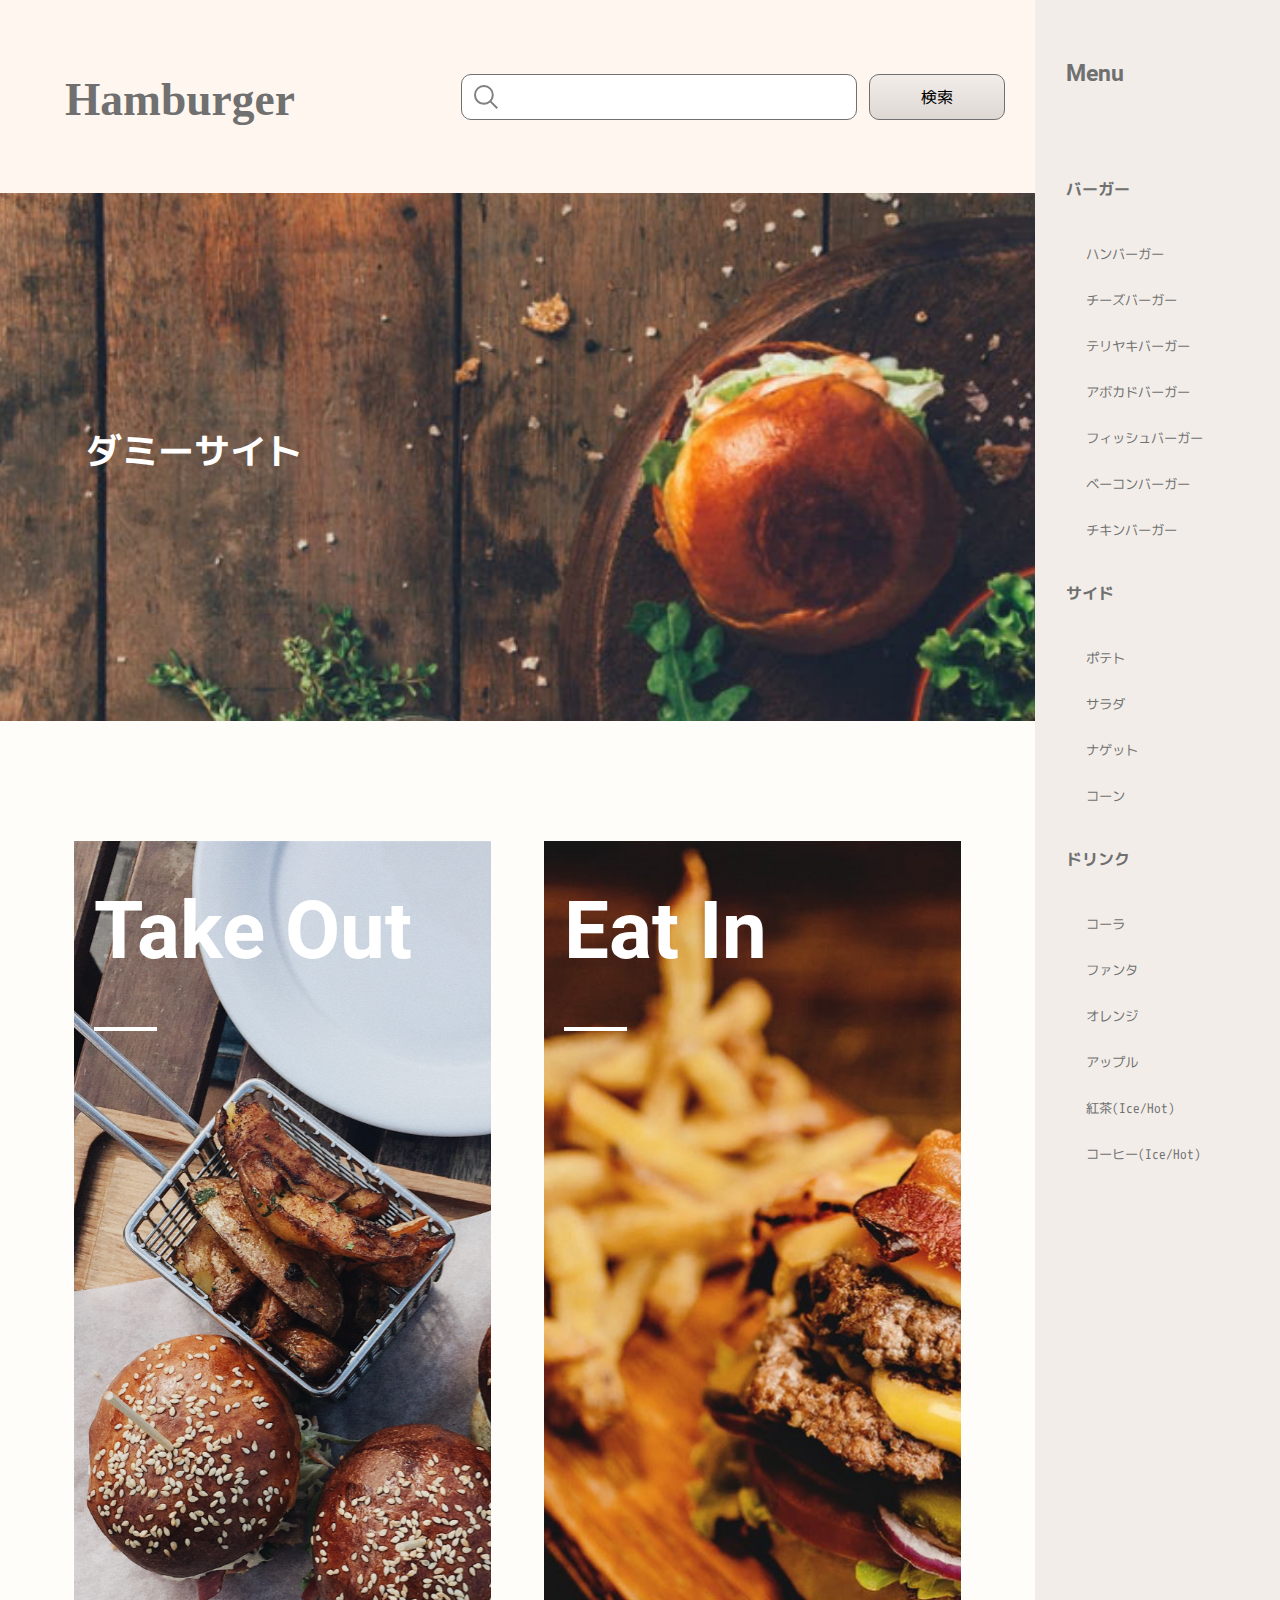
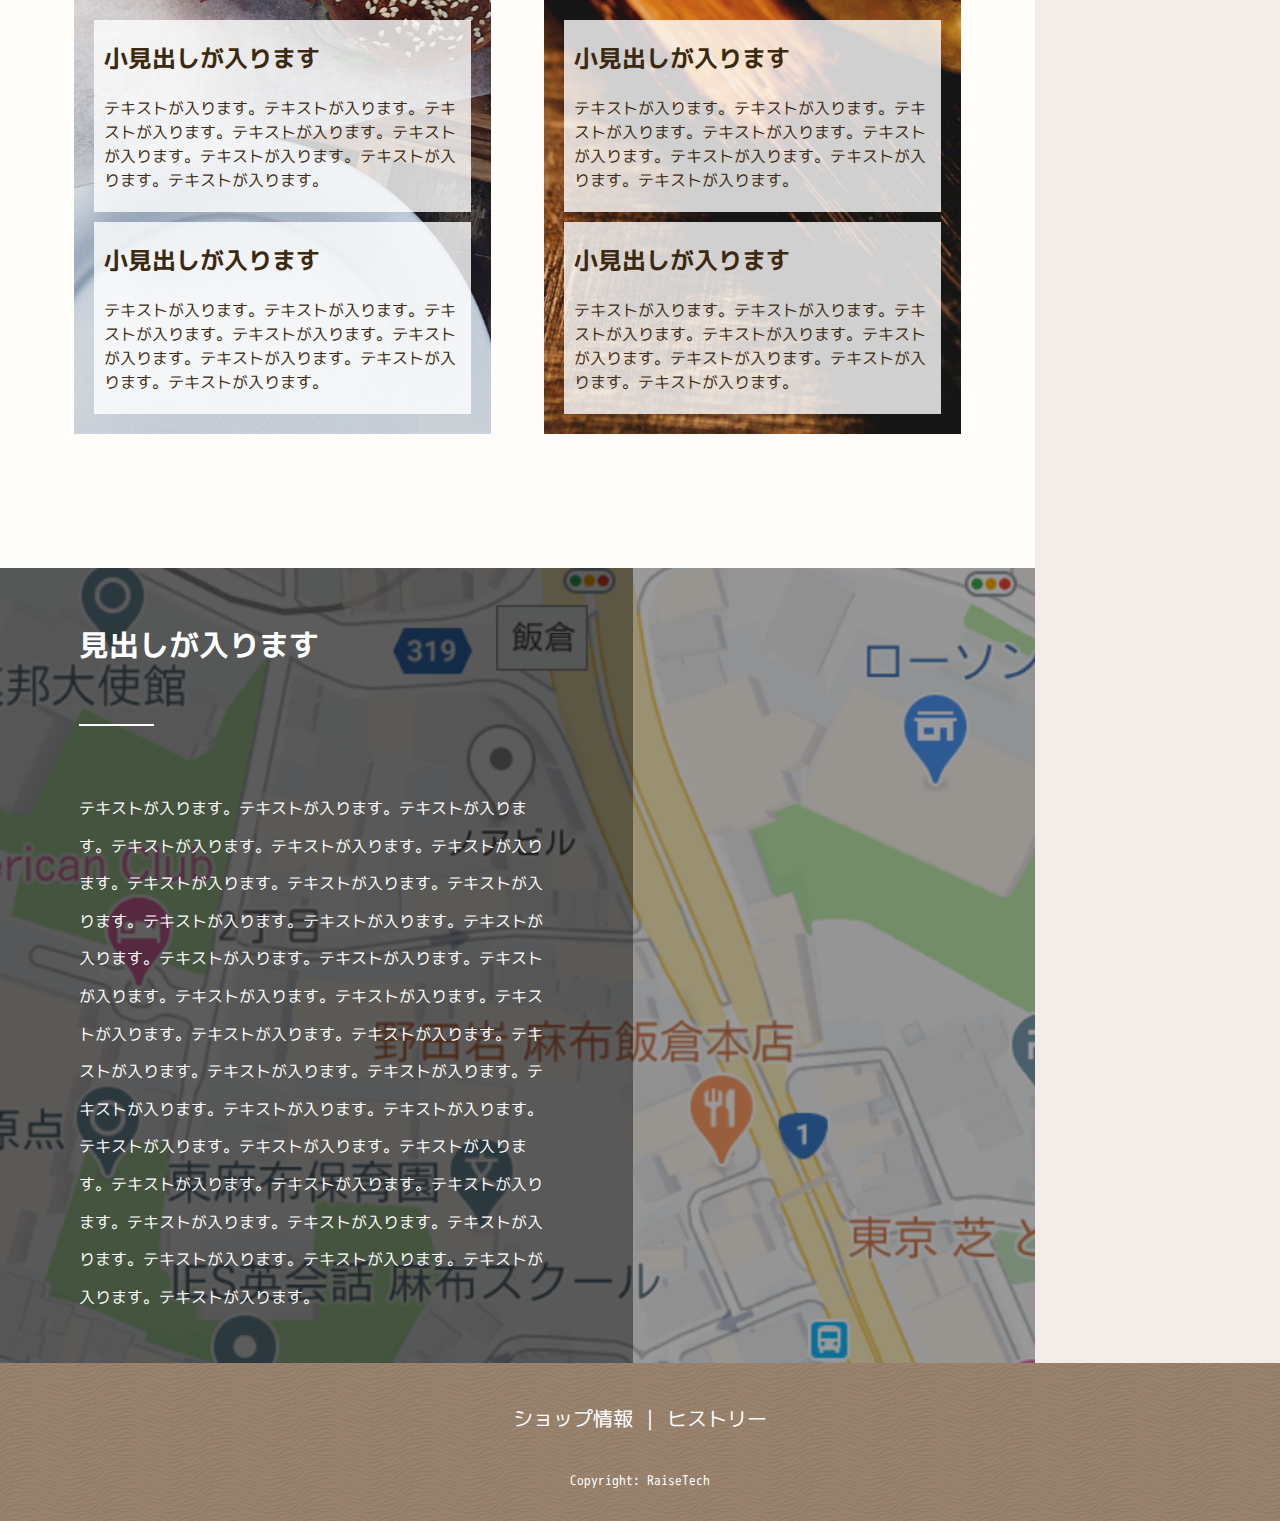
<file: index.html>
<!DOCTYPE html>
<html lang="ja">
<head>
  <meta charset="UTF-8">
  <meta name="viewport" content="width=device-width, initial-scale=1.0">
  <meta http-equiv="X-UA-Compatible" content="IE=edge">
  <meta name="format-detection" content="email=no, telephone=no, address=no">

  <!-- Site -->
  <title>Hamburger | ダミーサイト</title>
  <meta name="description" content="Hamburgerのダミーサイトを説明する文章が入ります">

  <!-- SNS -->
  <meta name="twitter:card" content="summary_large_image">
	<meta name="twitter:site" content="@Twitterユーザー名"><!-- none -->
	<meta property="og:site_name" content="Hamburger">
	<meta property="og:type" content="website">
	<meta property="og:title" content="Hamburger | ダミーサイト">
	<meta property="og:description" content="Hamburgerのダミーサイトを説明する文章が入ります">
	<meta property="og:image" content="画像のURL"><!-- none -->
  <meta property="og:url" content="ページのURL"><!-- none -->

  <!-- favicon -->
  <link rel="shortcut icon" type="image/x-icon" href="/favicon.ico">
  <link rel="apple-touch-icon" type="image/png" href="/apple-touch-icon-180x180.png">
  <link rel="icon" type="image/png" href="/icon-192x192.png">

  <!-- StyleSheet -->
  <link rel="stylesheet" href="/assets/css/style.css">

  <!-- Canonical -->
  <link rel="canonical" href="#">

</head>
<body>
  <!-- l-site-box -->
  <div class="l-site-box">
    <!-- l-main-area -->
    <div class="l-main-area">
      <!-- l-header -->
      <header class="l-header">
        <div class="p-header">
          <h1 class="p-header__logo">
            <span class="u-screen-reader-text">Hamburger</span>
            <a href="/index.html"><img src="/assets/images/common/common_logo.svg" alt="Hamburger"></a>
          </h1>
          <div class="p-header__search">
            <input type="text" class="p-header__search__window">
            <button class="p-header__search__btn">検索</button>
          </div>
          <button class="p-header__btn u-en js-menu-open">Menu</button>
        </div>
      </header><!-- /l-header -->
      <!-- l-main -->
      <main class="l-main">
        <!-- p-main-visual -->
        <div class="p-main-visual">
          <p class="p-main-visual__catch-copy">ダミーサイト</p>
        </div><!-- /p-main-visual -->
        <div class="l-main-group">
          <section class="p-main-unit">
            <h2 class="p-main-unit__ttl u-en">Take Out</h2>
            <div class="p-main-unit__inner">
              <section class="p-main-unit__area">
                <h3 class="p-main-unit__area__ttl">小見出しが入ります</h3>
                <p class="p-main-unit__area__txt">テキストが入ります。テキストが入ります。テキストが入ります。テキストが入ります。テキストが入ります。テキストが入ります。テキストが入ります。テキストが入ります。</p>
              </section>
              <section class="p-main-unit__area">
                <h3 class="p-main-unit__area__ttl">小見出しが入ります</h3>
                <p class="p-main-unit__area__txt">テキストが入ります。テキストが入ります。テキストが入ります。テキストが入ります。テキストが入ります。テキストが入ります。テキストが入ります。テキストが入ります。</p>
              </section>
            </div>
          </section>
          <section class="p-main-unit">
            <h2 class="p-main-unit__ttl u-en">Eat In</h2>
            <div class="p-main-unit__inner">
              <section class="p-main-unit__area">
                <h3 class="p-main-unit__area__ttl">小見出しが入ります</h3>
                <p class="p-main-unit__area__txt">テキストが入ります。テキストが入ります。テキストが入ります。テキストが入ります。テキストが入ります。テキストが入ります。テキストが入ります。テキストが入ります。</p>
              </section>
              <section class="p-main-unit__area">
                <h3 class="p-main-unit__area__ttl">小見出しが入ります</h3>
                <p class="p-main-unit__area__txt">テキストが入ります。テキストが入ります。テキストが入ります。テキストが入ります。テキストが入ります。テキストが入ります。テキストが入ります。テキストが入ります。</p>
              </section>
            </div>
          </section>
        </div>
        <section class="p-map">
          <div class="p-map__black-filter">
            <div class="p-map__inner">
              <h2 class="p-map__inner__ttl">見出しが入ります</h2>
              <p class="p-map__inner__txt">テキストが入ります。テキストが入ります。テキストが入ります。テキストが入ります。テキストが入ります。テキストが入ります。テキストが入ります。テキストが入ります。テキストが入ります。テキストが入ります。テキストが入ります。テキストが入ります。テキストが入ります。テキストが入ります。テキストが入ります。テキストが入ります。テキストが入ります。テキストが入ります。テキストが入ります。テキストが入ります。テキストが入ります。テキストが入ります。テキストが入ります。テキストが入ります。テキストが入ります。テキストが入ります。テキストが入ります。テキストが入ります。テキストが入ります。テキストが入ります。テキストが入ります。テキストが入ります。テキストが入ります。テキストが入ります。テキストが入ります。テキストが入ります。テキストが入ります。テキストが入ります。テキストが入ります。</p>
            </div>
          </div>
        </section>
      </main><!-- /l-main -->
    </div><!-- l-main-area -->
    <!-- l-aside -->
    <aside class="l-aside">
      <div class="p-aside">
        <h2 class="p-aside__ttl u-en">Menu</h2>
        <button class="p-aside__btn js-menu-close"></button>
        <div class="p-aside__content">
          <h3 class="p-aside__content__ttl">バーガー</h3>
          <ul class="p-aside__content__list">
            <li class="p-aside__content__item"><a href="#">ハンバーガー</a></li>
            <li class="p-aside__content__item"><a href="#">チーズバーガー</a></li>
            <li class="p-aside__content__item"><a href="#">テリヤキバーガー</a></li>
            <li class="p-aside__content__item"><a href="#">アボカドバーガー</a></li>
            <li class="p-aside__content__item"><a href="#">フィッシュバーガー</a></li>
            <li class="p-aside__content__item"><a href="#">ベーコンバーガー</a></li>
            <li class="p-aside__content__item"><a href="#">チキンバーガー</a></li>
          </ul>
          <h3 class="p-aside__content__ttl">サイド</h3>
          <ul class="p-aside__content__list">
            <li class="p-aside__content__item"><a href="#">ポテト</a></li>
            <li class="p-aside__content__item"><a href="#">サラダ</a></li>
            <li class="p-aside__content__item"><a href="#">ナゲット</a></li>
            <li class="p-aside__content__item"><a href="#">コーン</a></li>
          </ul>
          <h3 class="p-aside__content__ttl">ドリンク</h3>
          <ul class="p-aside__content__list">
            <li class="p-aside__content__item"><a href="#">コーラ</a></li>
            <li class="p-aside__content__item"><a href="#">ファンタ</a></li>
            <li class="p-aside__content__item"><a href="#">オレンジ</a></li>
            <li class="p-aside__content__item"><a href="#">アップル</a></li>
            <li class="p-aside__content__item"><a href="#">紅茶(Ice/Hot)</a></li>
            <li class="p-aside__content__item"><a href="#">コーヒー(Ice/Hot)</a></li>
          </ul>
        </div>
      </div>
    </aside><!-- l-aside -->
  </div><!-- l-site-box -->
  <!-- l-footer -->
  <footer class="l-footer">
    <div class="p-footer">
      <nav class="p-footer__nav">
        <ul class="p-footer__list">
          <li class="p-footer__item"><a href="#">ショップ情報</a></li>
          <li class="p-footer__item"><a href="#">ヒストリー</a></li>
        </ul>
      </nav>
      <p class="p-footer__copy-right">
        <small>Copyright: <a href="index.html">RaiseTech</a></small>
      </p>
    </div>
  </footer><!-- /l-footer -->
  <!-- js -->
  <script src="/assets/js/main.js"></script><!-- /js -->
</body>
</html>
</file>
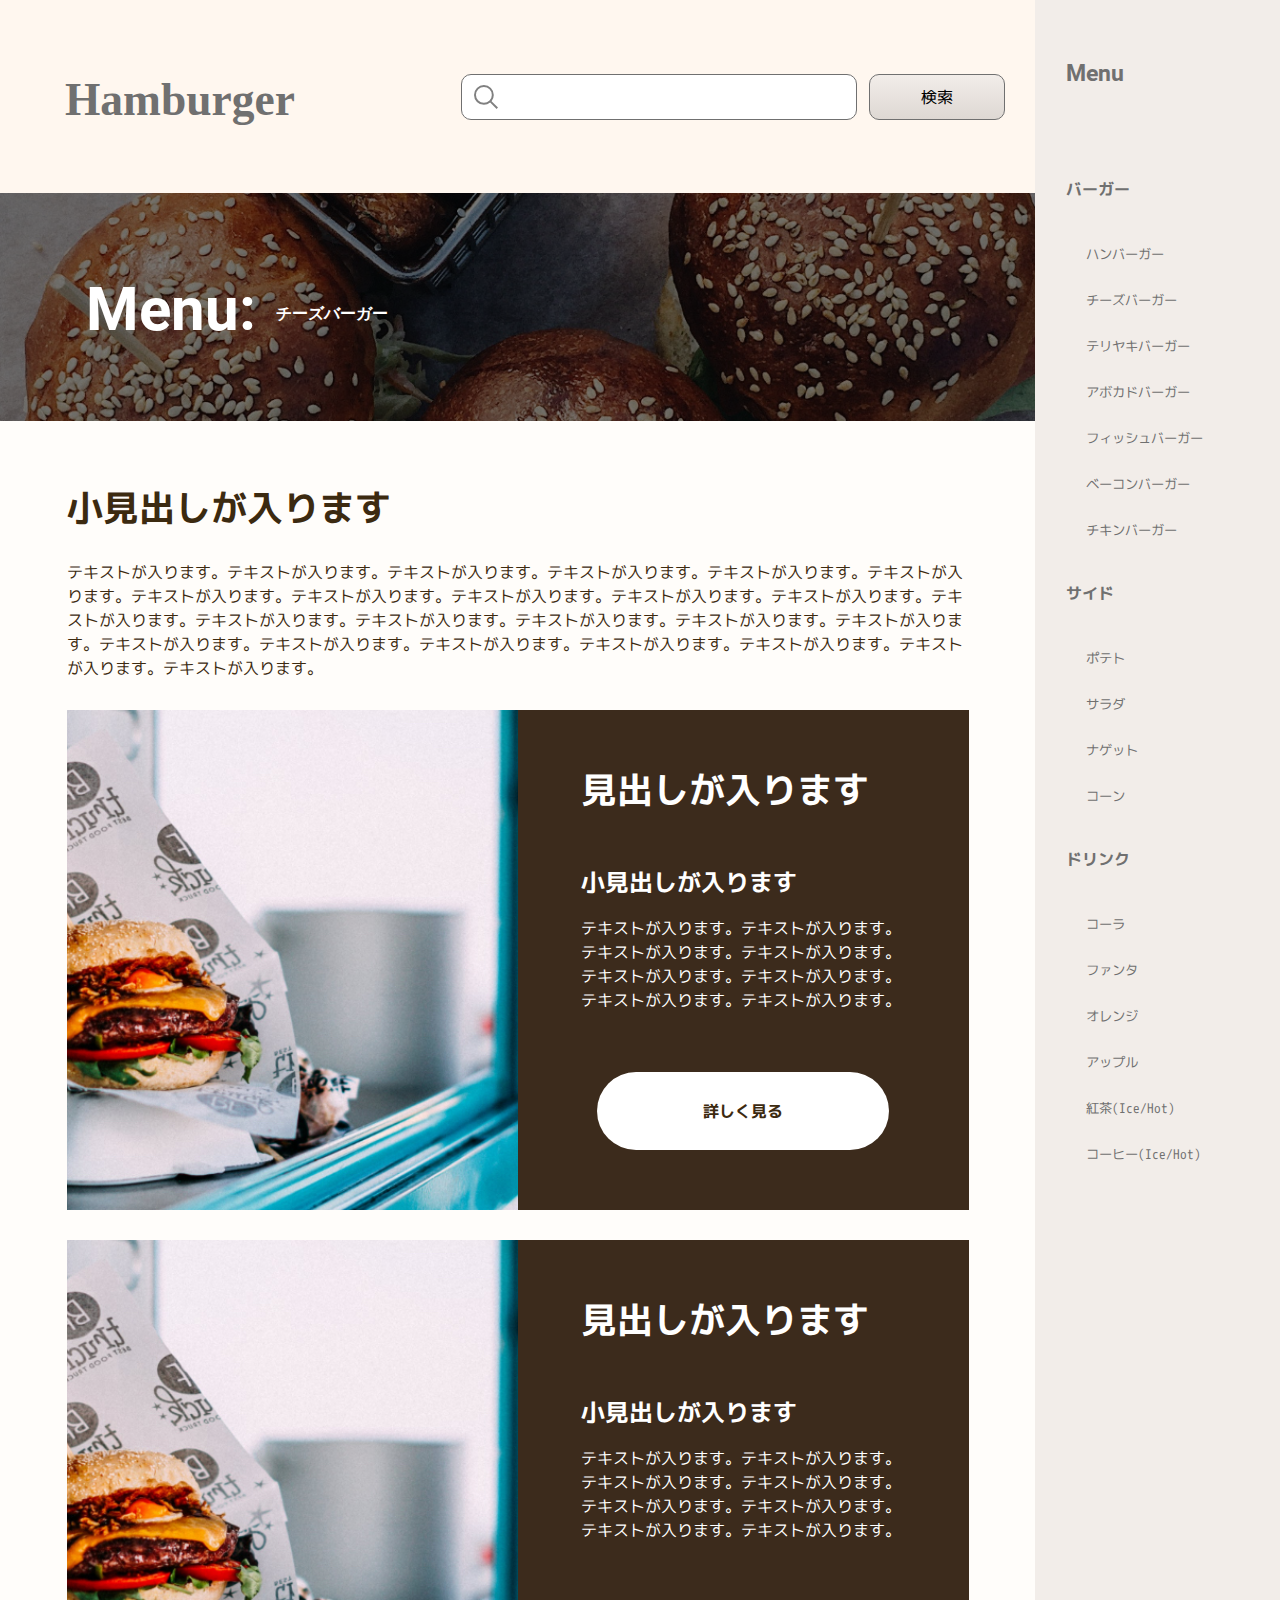
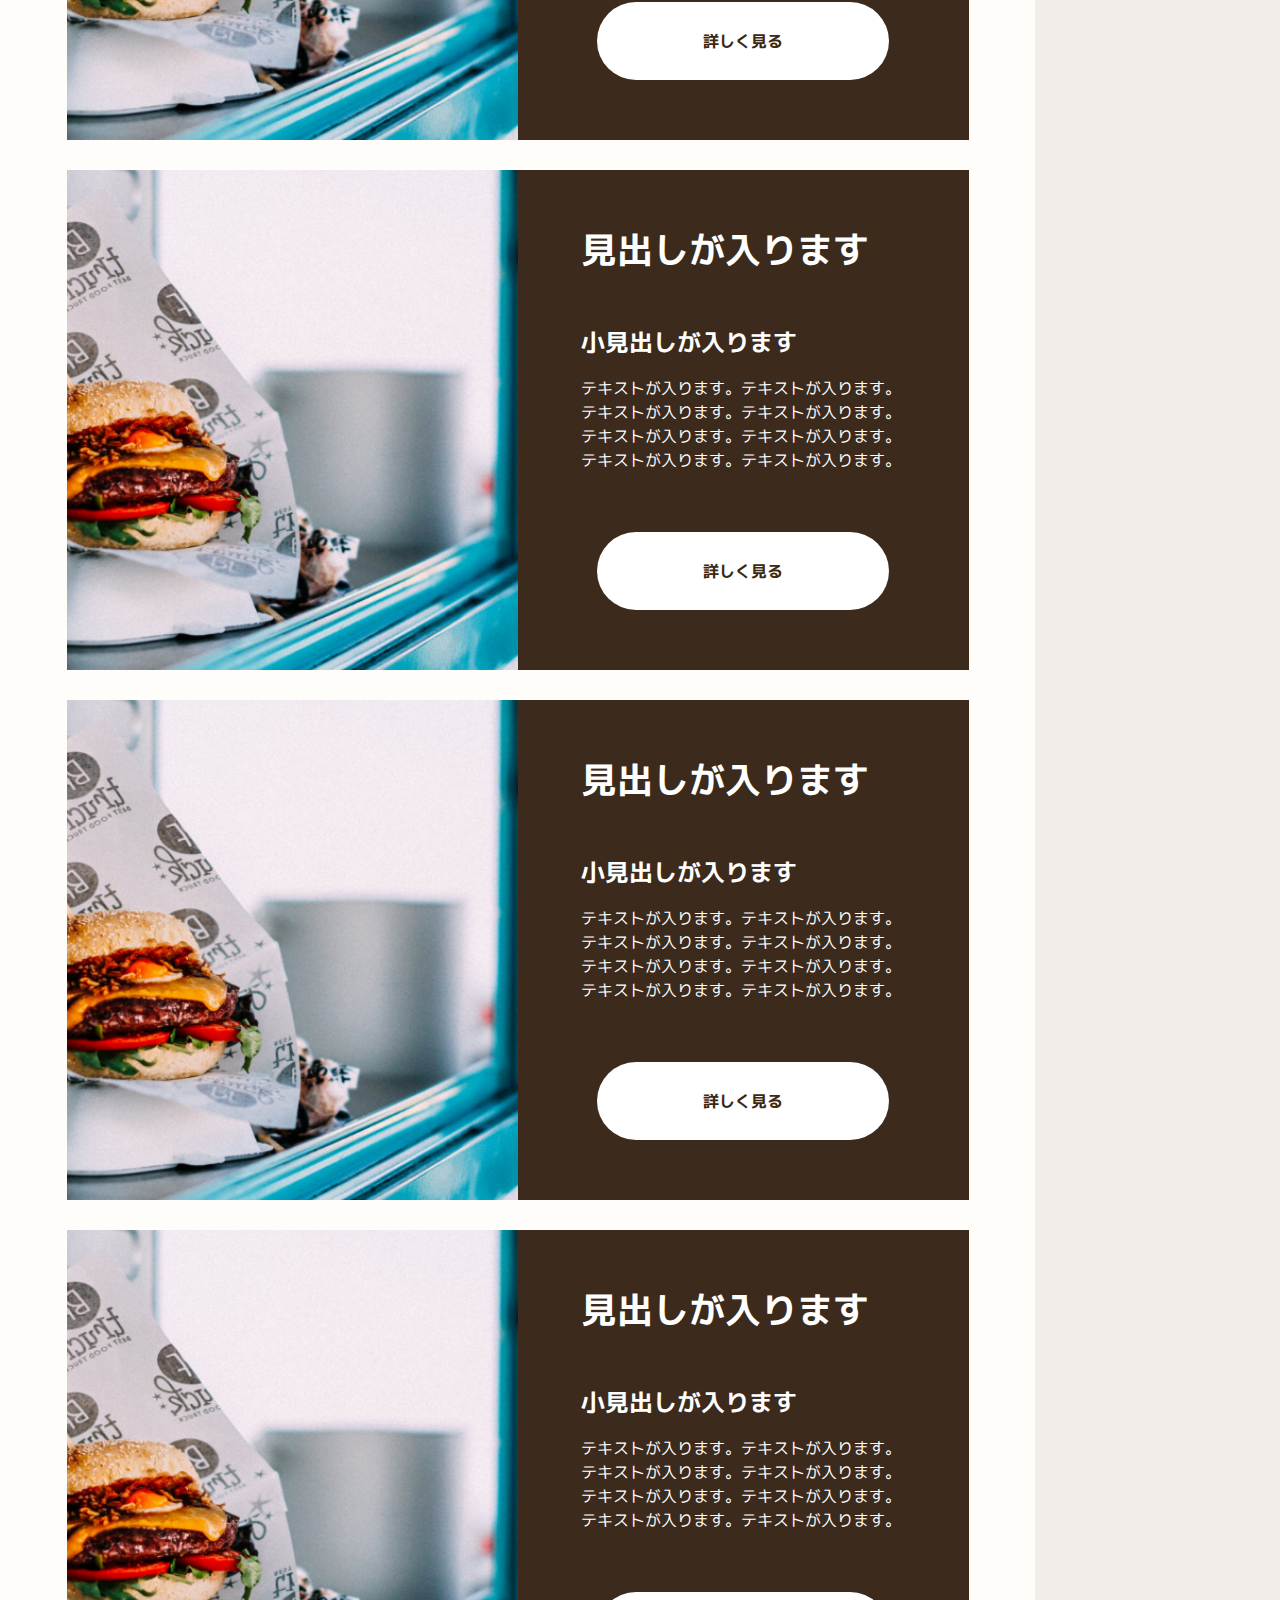
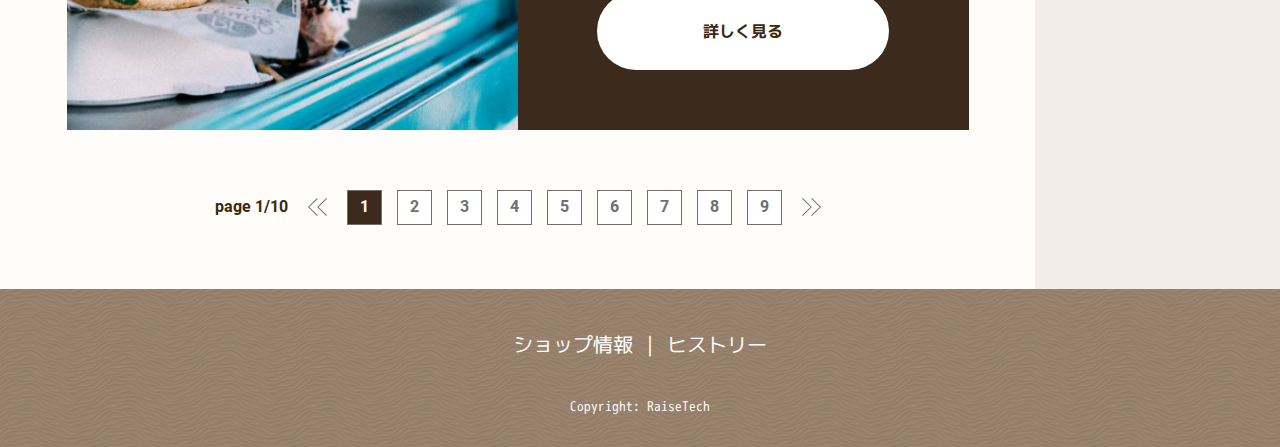
<file: archive-search/index.html>
<!DOCTYPE html>
<html lang="ja">
<head>
  <meta charset="UTF-8">
  <meta name="viewport" content="width=device-width, initial-scale=1.0">
  <meta http-equiv="X-UA-Compatible" content="IE=edge">
  <meta name="format-detection" content="email=no, telephone=no, address=no">

  <!-- Site -->
  <title>チーズバーガー | Hamburger</title>
  <meta name="description" content="Hamburgerのダミーサイトを説明する文章が入ります">

  <!-- SNS -->
  <meta name="twitter:card" content="summary_large_image">
	<meta name="twitter:site" content="@Twitterユーザー名"><!-- none -->
	<meta property="og:site_name" content="Hamburger">
	<meta property="og:type" content="website">
	<meta property="og:title" content="Hamburger | ダミーサイト">
	<meta property="og:description" content="Hamburgerのダミーサイトを説明する文章が入ります">
	<meta property="og:image" content="画像のURL"><!-- none -->
  <meta property="og:url" content="ページのURL"><!-- none -->

  <!-- favicon -->
  <link rel="shortcut icon" type="image/x-icon" href="/favicon.ico">
  <link rel="apple-touch-icon" type="image/png" href="/apple-touch-icon-180x180.png">
  <link rel="icon" type="image/png" href="/icon-192x192.png">

  <!-- StyleSheet -->
  <link rel="stylesheet" href="/assets/css/style.css">

  <!-- Canonical -->
  <link rel="canonical" href="#">

</head>
<body>
  <!-- l-site-box -->
  <div class="l-site-box">
    <!-- l-main-area -->
    <div class="l-main-area">
      <!-- l-header -->
      <header class="l-header">
        <div class="p-header">
          <h1 class="p-header__logo">
            <span class="u-screen-reader-text">Hamburger</span>
            <a href="/index.html"><img src="/assets/images/common/common_logo.svg" alt="Hamburger"></a>
          </h1>
          <div class="p-header__search">
            <input type="text" class="p-header__search__window">
            <button class="p-header__search__btn">検索</button>
          </div>
          <button class="p-header__btn u-en js-menu-open">Menu</button>
        </div>
      </header><!-- /l-header -->
      <!-- l-main -->
      <main class="l-main">
        <!-- p-main-visual -->
        <div class="p-sub-visual">
          <h1 class="p-sub-visual__ttl u-en">
            Menu:<br>
            <span class="p-sub-visual__ttl__sub">チーズバーガー</span>
          </h1>
        </div><!-- /p-sub-visual -->
        <!-- l-under-content -->
        <div class="l-under-content">
          <!-- p-archive -->
          <section class="p-archive">
            <h2 class="p-archive__ttl">小見出しが入ります</h2>
            <p class="p-archive__txt">
              テキストが入ります。テキストが入ります。テキストが入ります。テキストが入ります。テキストが入ります。テキストが入ります。テキストが入ります。テキストが入ります。テキストが入ります。テキストが入ります。テキストが入ります。テキストが入ります。テキストが入ります。テキストが入ります。テキストが入ります。テキストが入ります。テキストが入ります。テキストが入ります。テキストが入ります。テキストが入ります。テキストが入ります。テキストが入ります。テキストが入ります。テキストが入ります。
            </p>
            <article class="p-card">
              <section class="p-card__content">
                <h1 class="p-card__content__ttl">見出しが入ります</h1>
                <section class="p-card__content__inner">
                  <h2 class="p-card__content__sub-ttl">小見出しが入ります</h2>
                  <p class="p-card__content__txt">テキストが入ります。テキストが入ります。テキストが入ります。テキストが入ります。テキストが入ります。テキストが入ります。テキストが入ります。テキストが入ります。</p>
                  <p class="p-card__content__detail"><a href="#">詳しく見る</a></p>
                </section>
              </section>
              <figure class="p-card__img-box">
                <img src="/assets/images/archive/archive_samplePhoto.jpg" alt="サンプル画像">
              </figure>
            </article>
            <article class="p-card">
              <section class="p-card__content">
                <h1 class="p-card__content__ttl">見出しが入ります</h1>
                <section class="p-card__content__inner">
                  <h2 class="p-card__content__sub-ttl">小見出しが入ります</h2>
                  <p class="p-card__content__txt">テキストが入ります。テキストが入ります。テキストが入ります。テキストが入ります。テキストが入ります。テキストが入ります。テキストが入ります。テキストが入ります。</p>
                  <p class="p-card__content__detail"><a href="#">詳しく見る</a></p>
                </section>
              </section>
              <figure class="p-card__img-box">
                <img src="/assets/images/archive/archive_samplePhoto.jpg" alt="サンプル画像">
              </figure>
            </article>
            <article class="p-card">
              <section class="p-card__content">
                <h1 class="p-card__content__ttl">見出しが入ります</h1>
                <section class="p-card__content__inner">
                  <h2 class="p-card__content__sub-ttl">小見出しが入ります</h2>
                  <p class="p-card__content__txt">テキストが入ります。テキストが入ります。テキストが入ります。テキストが入ります。テキストが入ります。テキストが入ります。テキストが入ります。テキストが入ります。</p>
                  <p class="p-card__content__detail"><a href="#">詳しく見る</a></p>
                </section>
              </section>
              <figure class="p-card__img-box">
                <img src="/assets/images/archive/archive_samplePhoto.jpg" alt="サンプル画像">
              </figure>
            </article>
            <article class="p-card">
              <section class="p-card__content">
                <h1 class="p-card__content__ttl">見出しが入ります</h1>
                <section class="p-card__content__inner">
                  <h2 class="p-card__content__sub-ttl">小見出しが入ります</h2>
                  <p class="p-card__content__txt">テキストが入ります。テキストが入ります。テキストが入ります。テキストが入ります。テキストが入ります。テキストが入ります。テキストが入ります。テキストが入ります。</p>
                  <p class="p-card__content__detail"><a href="#">詳しく見る</a></p>
                </section>
              </section>
              <figure class="p-card__img-box">
                <img src="/assets/images/archive/archive_samplePhoto.jpg" alt="サンプル画像">
              </figure>
            </article>
            <article class="p-card">
              <section class="p-card__content">
                <h1 class="p-card__content__ttl">見出しが入ります</h1>
                <section class="p-card__content__inner">
                  <h2 class="p-card__content__sub-ttl">小見出しが入ります</h2>
                  <p class="p-card__content__txt">テキストが入ります。テキストが入ります。テキストが入ります。テキストが入ります。テキストが入ります。テキストが入ります。テキストが入ります。テキストが入ります。</p>
                  <p class="p-card__content__detail"><a href="#">詳しく見る</a></p>
                </section>
              </section>
              <figure class="p-card__img-box">
                <img src="/assets/images/archive/archive_samplePhoto.jpg" alt="サンプル画像">
              </figure>
            </article>
            <div class="p-pagenation u-en">
              <p class="p-pagenation__number">page 1/10</p>
              <ol class="p-pagenation__list">
                <li class="p-pagenation__prev"><a href="#"></a></li>
                <li class="p-pagenation__item p-pagenation__item--current"><a href="#">1</a></li>
                <li class="p-pagenation__item"><a href="#">2</a></li>
                <li class="p-pagenation__item"><a href="#">3</a></li>
                <li class="p-pagenation__item"><a href="#">4</a></li>
                <li class="p-pagenation__item"><a href="#">5</a></li>
                <li class="p-pagenation__item"><a href="#">6</a></li>
                <li class="p-pagenation__item"><a href="#">7</a></li>
                <li class="p-pagenation__item"><a href="#">8</a></li>
                <li class="p-pagenation__item"><a href="#">9</a></li>
                <li class="p-pagenation__next"><a href="#"></a></li>
              </ol>
            </div>
          </section><!-- /p-archive -->
        </div><!-- /l-under-content -->
      </main><!-- /l-main -->
    </div><!-- /l-main-area -->
    <!-- l-aside -->
    <aside class="l-aside">
      <div class="p-aside">
        <h2 class="p-aside__ttl u-en">Menu</h2>
        <button class="p-aside__btn js-menu-close"></button>
        <div class="p-aside__content">
          <h3 class="p-aside__content__ttl">バーガー</h3>
          <ul class="p-aside__content__list">
            <li class="p-aside__content__item"><a href="#">ハンバーガー</a></li>
            <li class="p-aside__content__item"><a href="#">チーズバーガー</a></li>
            <li class="p-aside__content__item"><a href="#">テリヤキバーガー</a></li>
            <li class="p-aside__content__item"><a href="#">アボカドバーガー</a></li>
            <li class="p-aside__content__item"><a href="#">フィッシュバーガー</a></li>
            <li class="p-aside__content__item"><a href="#">ベーコンバーガー</a></li>
            <li class="p-aside__content__item"><a href="#">チキンバーガー</a></li>
          </ul>
          <h3 class="p-aside__content__ttl">サイド</h3>
          <ul class="p-aside__content__list">
            <li class="p-aside__content__item"><a href="#">ポテト</a></li>
            <li class="p-aside__content__item"><a href="#">サラダ</a></li>
            <li class="p-aside__content__item"><a href="#">ナゲット</a></li>
            <li class="p-aside__content__item"><a href="#">コーン</a></li>
          </ul>
          <h3 class="p-aside__content__ttl">ドリンク</h3>
          <ul class="p-aside__content__list">
            <li class="p-aside__content__item"><a href="#">コーラ</a></li>
            <li class="p-aside__content__item"><a href="#">ファンタ</a></li>
            <li class="p-aside__content__item"><a href="#">オレンジ</a></li>
            <li class="p-aside__content__item"><a href="#">アップル</a></li>
            <li class="p-aside__content__item"><a href="#">紅茶(Ice/Hot)</a></li>
            <li class="p-aside__content__item"><a href="#">コーヒー(Ice/Hot)</a></li>
          </ul>
        </div>
      </div>
    </aside><!-- l-aside -->
  </div><!-- /l-site-box -->
  <!-- l-footer -->
  <footer class="l-footer">
    <div class="p-footer">
      <nav class="p-footer__nav">
        <ul class="p-footer__list">
          <li class="p-footer__item"><a href="#">ショップ情報</a></li>
          <li class="p-footer__item"><a href="#">ヒストリー</a></li>
        </ul>
      </nav>
      <p class="p-footer__copy-right">
        <small>Copyright: <a href="index.html">RaiseTech</a></small>
      </p>
    </div>
  </footer><!-- /l-footer -->
  <!-- js -->
  <script src="/assets/js/main.js"></script><!-- /js -->
</body>
</html>
</file>
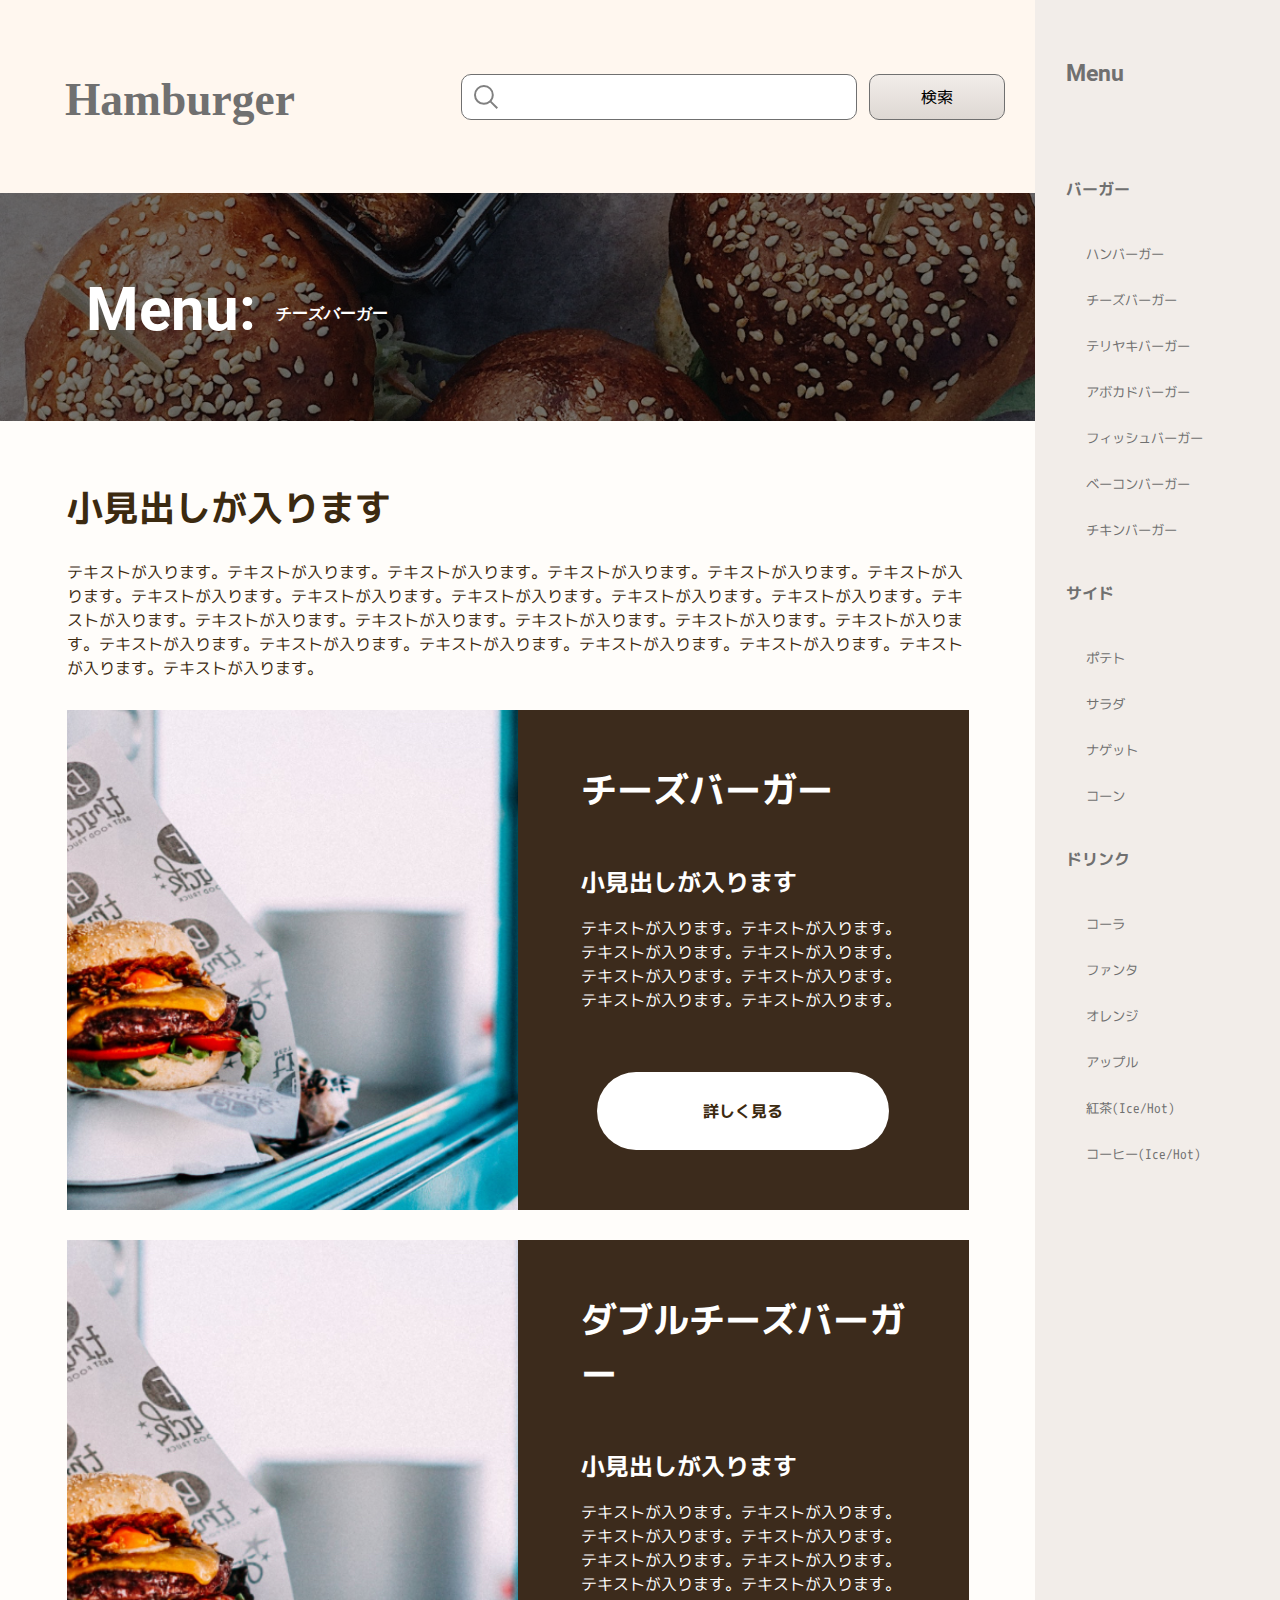
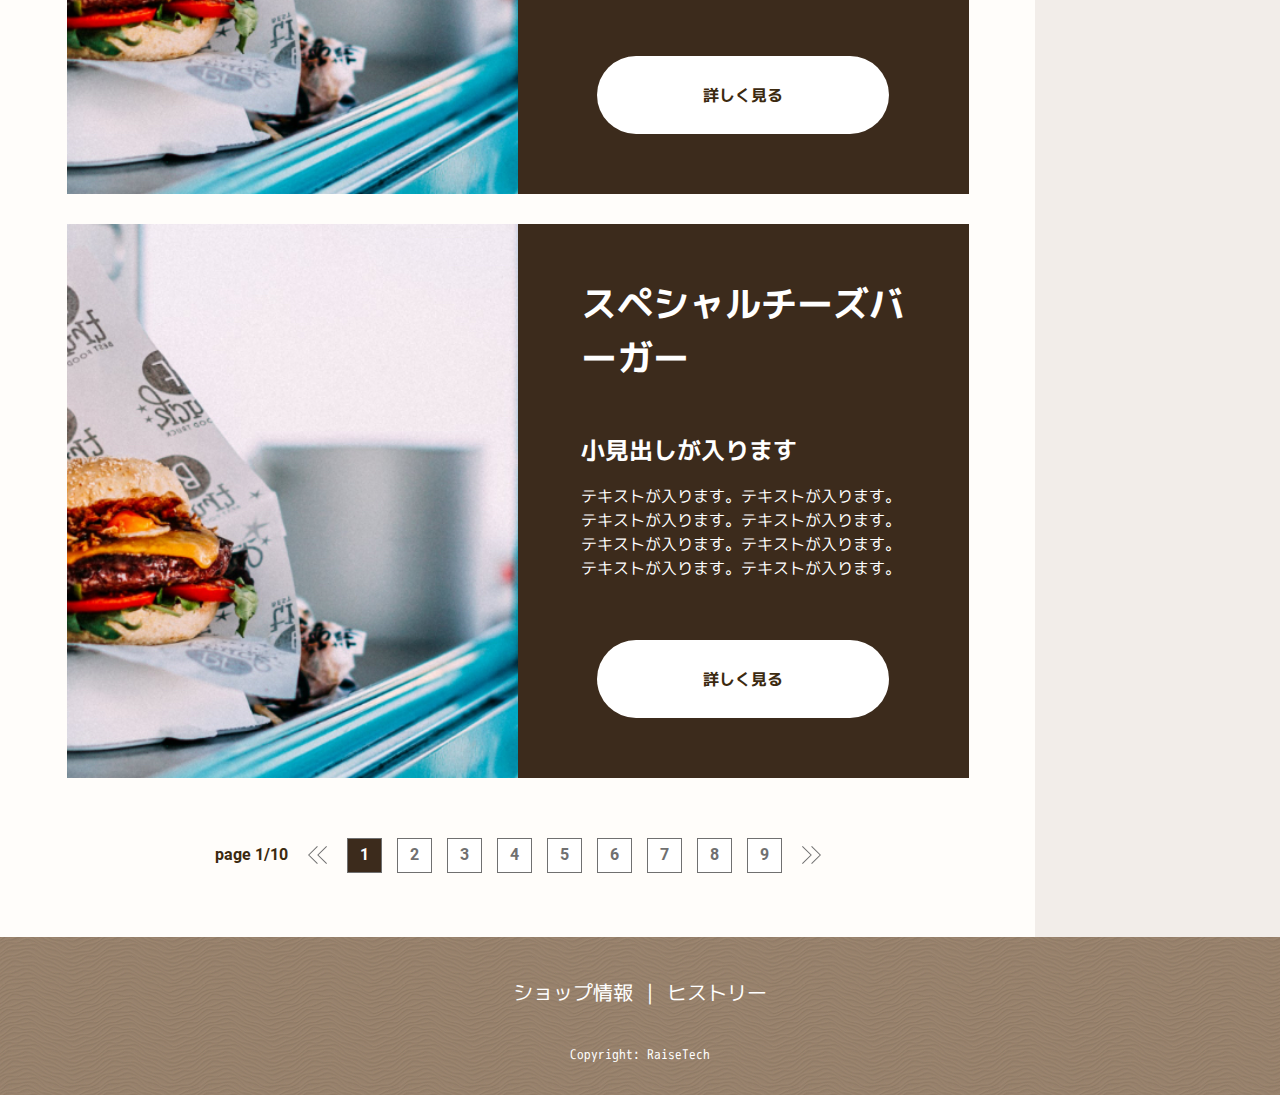
<file: archive/index.html>
<!DOCTYPE html>
<html lang="ja">
<head>
  <meta charset="UTF-8">
  <meta name="viewport" content="width=device-width, initial-scale=1.0">
  <meta http-equiv="X-UA-Compatible" content="IE=edge">
  <meta name="format-detection" content="email=no, telephone=no, address=no">

  <!-- Site -->
  <title>記事一覧 | Hamburger</title>
  <meta name="description" content="Hamburgerのダミーサイトを説明する文章が入ります">

  <!-- SNS -->
  <meta name="twitter:card" content="summary_large_image">
	<meta name="twitter:site" content="@Twitterユーザー名"><!-- none -->
	<meta property="og:site_name" content="Hamburger">
	<meta property="og:type" content="website">
	<meta property="og:title" content="Hamburger | ダミーサイト">
	<meta property="og:description" content="Hamburgerのダミーサイトを説明する文章が入ります">
	<meta property="og:image" content="画像のURL"><!-- none -->
  <meta property="og:url" content="ページのURL"><!-- none -->

  <!-- favicon -->
  <link rel="shortcut icon" type="image/x-icon" href="/favicon.ico">
  <link rel="apple-touch-icon" type="image/png" href="/apple-touch-icon-180x180.png">
  <link rel="icon" type="image/png" href="/icon-192x192.png">

  <!-- StyleSheet -->
  <link rel="stylesheet" href="/assets/css/style.css">

  <!-- Canonical -->
  <link rel="canonical" href="#">

</head>
<body>
  <!-- l-site-box -->
  <div class="l-site-box">
    <!-- l-main-area -->
    <div class="l-main-area">
      <!-- l-header -->
      <header class="l-header">
        <div class="p-header">
          <h1 class="p-header__logo">
            <span class="u-screen-reader-text">Hamburger</span>
            <a href="/index.html"><img src="/assets/images/common/common_logo.svg" alt="Hamburger"></a>
          </h1>
          <div class="p-header__search">
            <input type="text" class="p-header__search__window">
            <button class="p-header__search__btn">検索</button>
          </div>
          <button class="p-header__btn u-en js-menu-open">Menu</button>
        </div>
      </header><!-- /l-header -->
      <!-- l-main -->
      <main class="l-main">
        <!-- p-main-visual -->
        <div class="p-sub-visual">
          <h1 class="p-sub-visual__ttl u-en">
            Menu:<br>
            <span class="p-sub-visual__ttl__sub">チーズバーガー</span>
          </h1>
        </div><!-- /p-sub-visual -->
        <!-- l-under-content -->
        <div class="l-under-content">
          <!-- p-archive -->
          <section class="p-archive">
            <h2 class="p-archive__ttl">小見出しが入ります</h2>
            <p class="p-archive__txt">
              テキストが入ります。テキストが入ります。テキストが入ります。テキストが入ります。テキストが入ります。テキストが入ります。テキストが入ります。テキストが入ります。テキストが入ります。テキストが入ります。テキストが入ります。テキストが入ります。テキストが入ります。テキストが入ります。テキストが入ります。テキストが入ります。テキストが入ります。テキストが入ります。テキストが入ります。テキストが入ります。テキストが入ります。テキストが入ります。テキストが入ります。テキストが入ります。
            </p>
            <article class="p-card">
              <section class="p-card__content">
                <h1 class="p-card__content__ttl">チーズバーガー</h1>
                <section class="p-card__content__inner">
                  <h2 class="p-card__content__sub-ttl">小見出しが入ります</h2>
                  <p class="p-card__content__txt">テキストが入ります。テキストが入ります。テキストが入ります。テキストが入ります。テキストが入ります。テキストが入ります。テキストが入ります。テキストが入ります。</p>
                  <p class="p-card__content__detail"><a href="#">詳しく見る</a></p>
                </section>
              </section>
              <figure class="p-card__img-box">
                <img src="/assets/images/archive/archive_samplePhoto.jpg" alt="サンプル画像">
              </figure>
            </article>
            <article class="p-card">
              <section class="p-card__content">
                <h1 class="p-card__content__ttl">ダブルチーズバーガー</h1>
                <section class="p-card__content__inner">
                  <h2 class="p-card__content__sub-ttl">小見出しが入ります</h2>
                  <p class="p-card__content__txt">テキストが入ります。テキストが入ります。テキストが入ります。テキストが入ります。テキストが入ります。テキストが入ります。テキストが入ります。テキストが入ります。</p>
                  <p class="p-card__content__detail"><a href="#">詳しく見る</a></p>
                </section>
              </section>
              <figure class="p-card__img-box">
                <img src="/assets/images/archive/archive_samplePhoto.jpg" alt="サンプル画像">
              </figure>
            </article>
            <article class="p-card">
              <section class="p-card__content">
                <h1 class="p-card__content__ttl">スペシャルチーズバーガー</h1>
                <section class="p-card__content__inner">
                  <h2 class="p-card__content__sub-ttl">小見出しが入ります</h2>
                  <p class="p-card__content__txt">テキストが入ります。テキストが入ります。テキストが入ります。テキストが入ります。テキストが入ります。テキストが入ります。テキストが入ります。テキストが入ります。</p>
                  <p class="p-card__content__detail"><a href="#">詳しく見る</a></p>
                </section>
              </section>
              <figure class="p-card__img-box">
                <img src="/assets/images/archive/archive_samplePhoto.jpg" alt="サンプル画像">
              </figure>
            </article>
            <div class="p-pagenation u-en">
              <p class="p-pagenation__number">page 1/10</p>
              <ol class="p-pagenation__list">
                <li class="p-pagenation__prev"><a href="#"></a></li>
                <li class="p-pagenation__item p-pagenation__item--current"><a href="#">1</a></li>
                <li class="p-pagenation__item"><a href="#">2</a></li>
                <li class="p-pagenation__item"><a href="#">3</a></li>
                <li class="p-pagenation__item"><a href="#">4</a></li>
                <li class="p-pagenation__item"><a href="#">5</a></li>
                <li class="p-pagenation__item"><a href="#">6</a></li>
                <li class="p-pagenation__item"><a href="#">7</a></li>
                <li class="p-pagenation__item"><a href="#">8</a></li>
                <li class="p-pagenation__item"><a href="#">9</a></li>
                <li class="p-pagenation__next"><a href="#"></a></li>
              </ol>
            </div>
          </section><!-- /p-archive -->
        </div><!-- /l-under-content -->
      </main><!-- /l-main -->
    </div><!-- /l-main-area -->
    <!-- l-aside -->
    <aside class="l-aside">
      <div class="p-aside">
        <h2 class="p-aside__ttl u-en">Menu</h2>
        <button class="p-aside__btn js-menu-close"></button>
        <div class="p-aside__content">
          <h3 class="p-aside__content__ttl">バーガー</h3>
          <ul class="p-aside__content__list">
            <li class="p-aside__content__item"><a href="#">ハンバーガー</a></li>
            <li class="p-aside__content__item"><a href="#">チーズバーガー</a></li>
            <li class="p-aside__content__item"><a href="#">テリヤキバーガー</a></li>
            <li class="p-aside__content__item"><a href="#">アボカドバーガー</a></li>
            <li class="p-aside__content__item"><a href="#">フィッシュバーガー</a></li>
            <li class="p-aside__content__item"><a href="#">ベーコンバーガー</a></li>
            <li class="p-aside__content__item"><a href="#">チキンバーガー</a></li>
          </ul>
          <h3 class="p-aside__content__ttl">サイド</h3>
          <ul class="p-aside__content__list">
            <li class="p-aside__content__item"><a href="#">ポテト</a></li>
            <li class="p-aside__content__item"><a href="#">サラダ</a></li>
            <li class="p-aside__content__item"><a href="#">ナゲット</a></li>
            <li class="p-aside__content__item"><a href="#">コーン</a></li>
          </ul>
          <h3 class="p-aside__content__ttl">ドリンク</h3>
          <ul class="p-aside__content__list">
            <li class="p-aside__content__item"><a href="#">コーラ</a></li>
            <li class="p-aside__content__item"><a href="#">ファンタ</a></li>
            <li class="p-aside__content__item"><a href="#">オレンジ</a></li>
            <li class="p-aside__content__item"><a href="#">アップル</a></li>
            <li class="p-aside__content__item"><a href="#">紅茶(Ice/Hot)</a></li>
            <li class="p-aside__content__item"><a href="#">コーヒー(Ice/Hot)</a></li>
          </ul>
        </div>
      </div>
    </aside><!-- l-aside -->
  </div><!-- /l-site-box -->
  <!-- l-footer -->
  <footer class="l-footer">
    <div class="p-footer">
      <nav class="p-footer__nav">
        <ul class="p-footer__list">
          <li class="p-footer__item"><a href="#">ショップ情報</a></li>
          <li class="p-footer__item"><a href="#">ヒストリー</a></li>
        </ul>
      </nav>
      <p class="p-footer__copy-right">
        <small>Copyright: <a href="index.html">RaiseTech</a></small>
      </p>
    </div>
  </footer><!-- /l-footer -->
  <!-- js -->
  <script src="/assets/js/main.js"></script><!-- /js -->
</body>
</html>
</file>
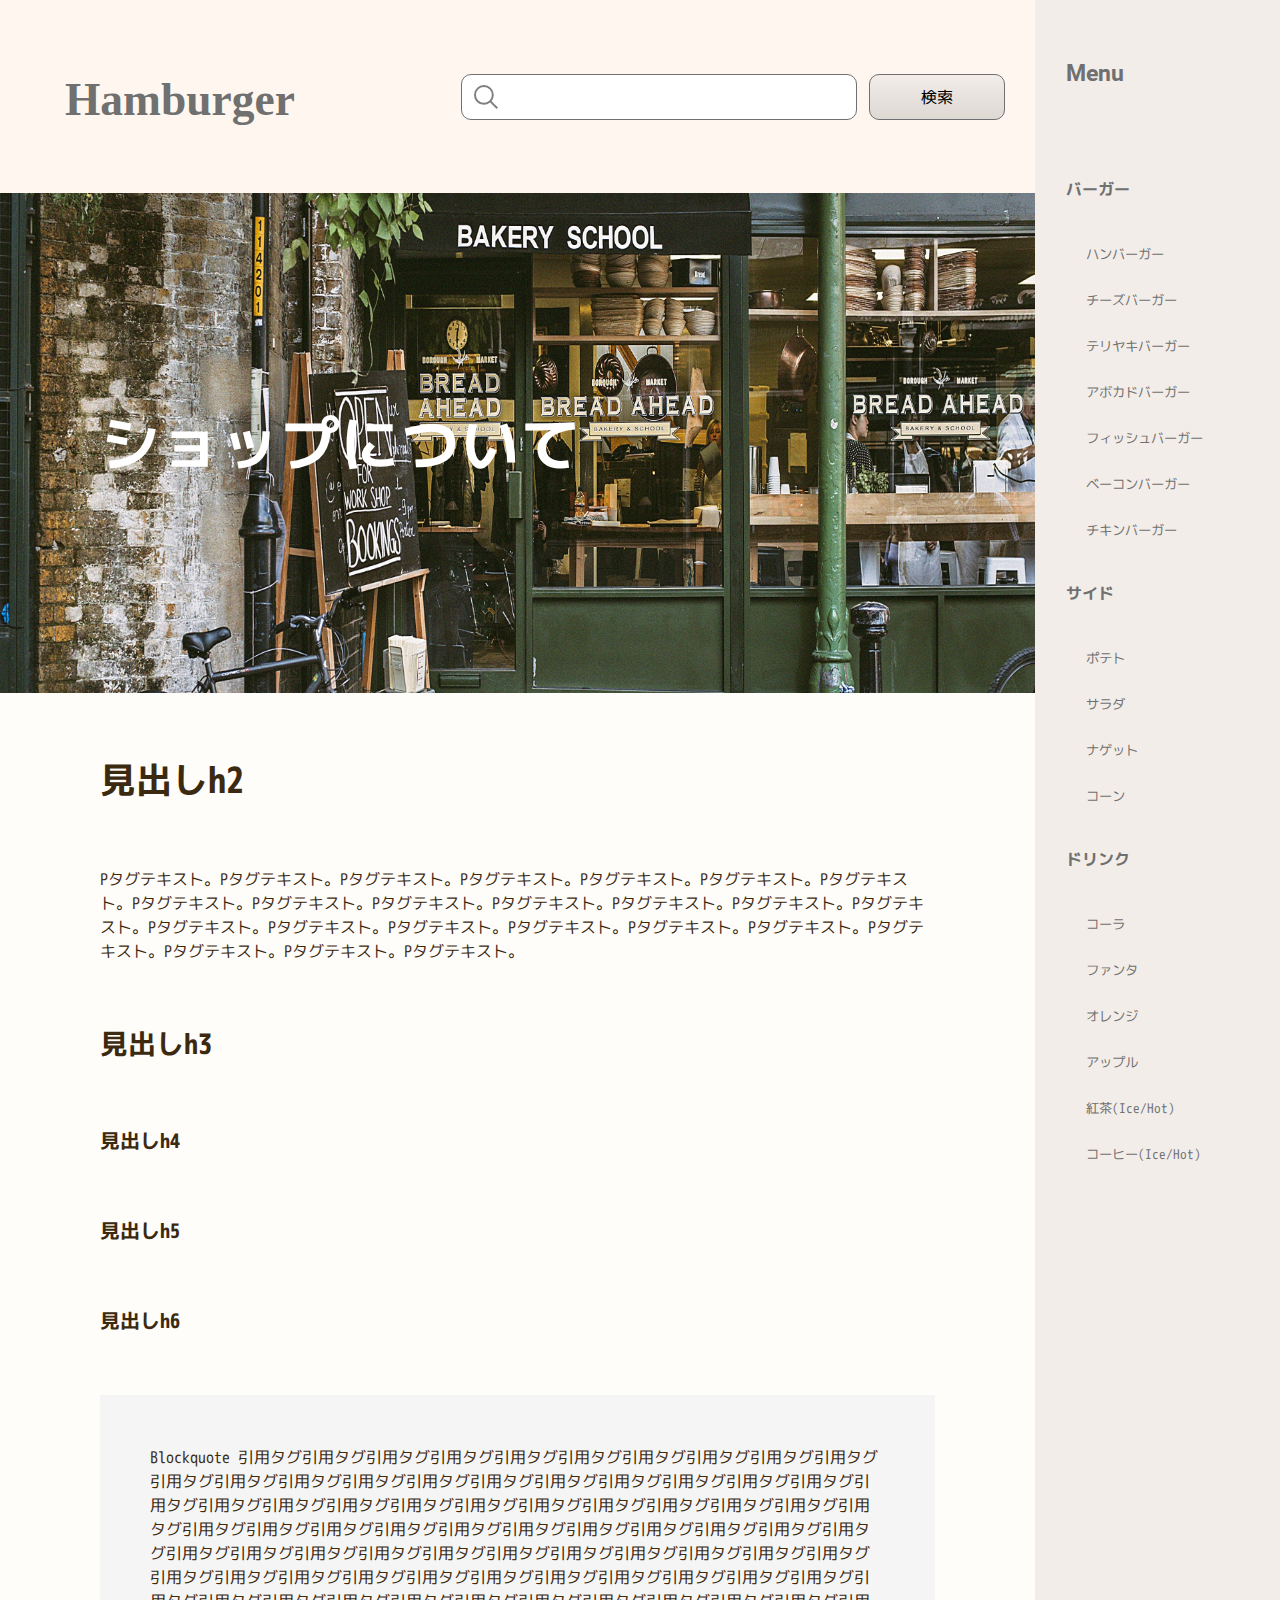
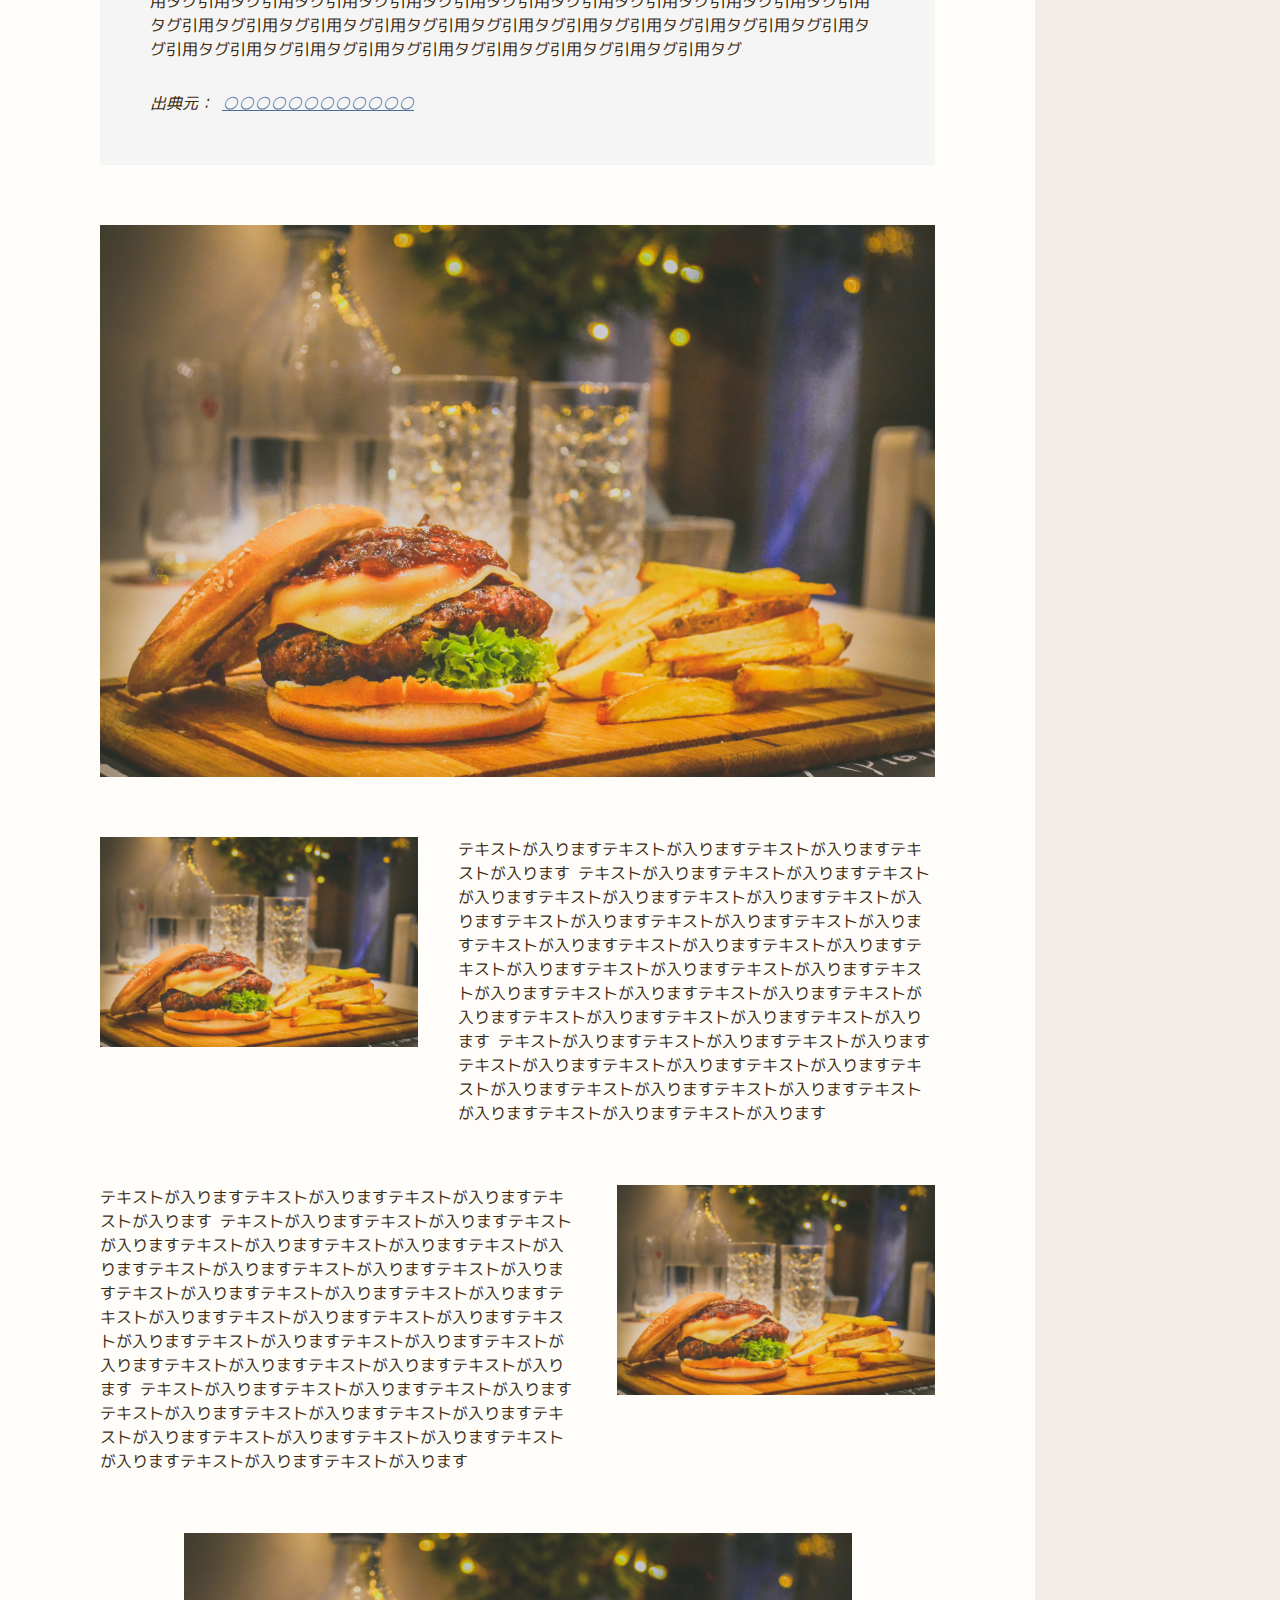
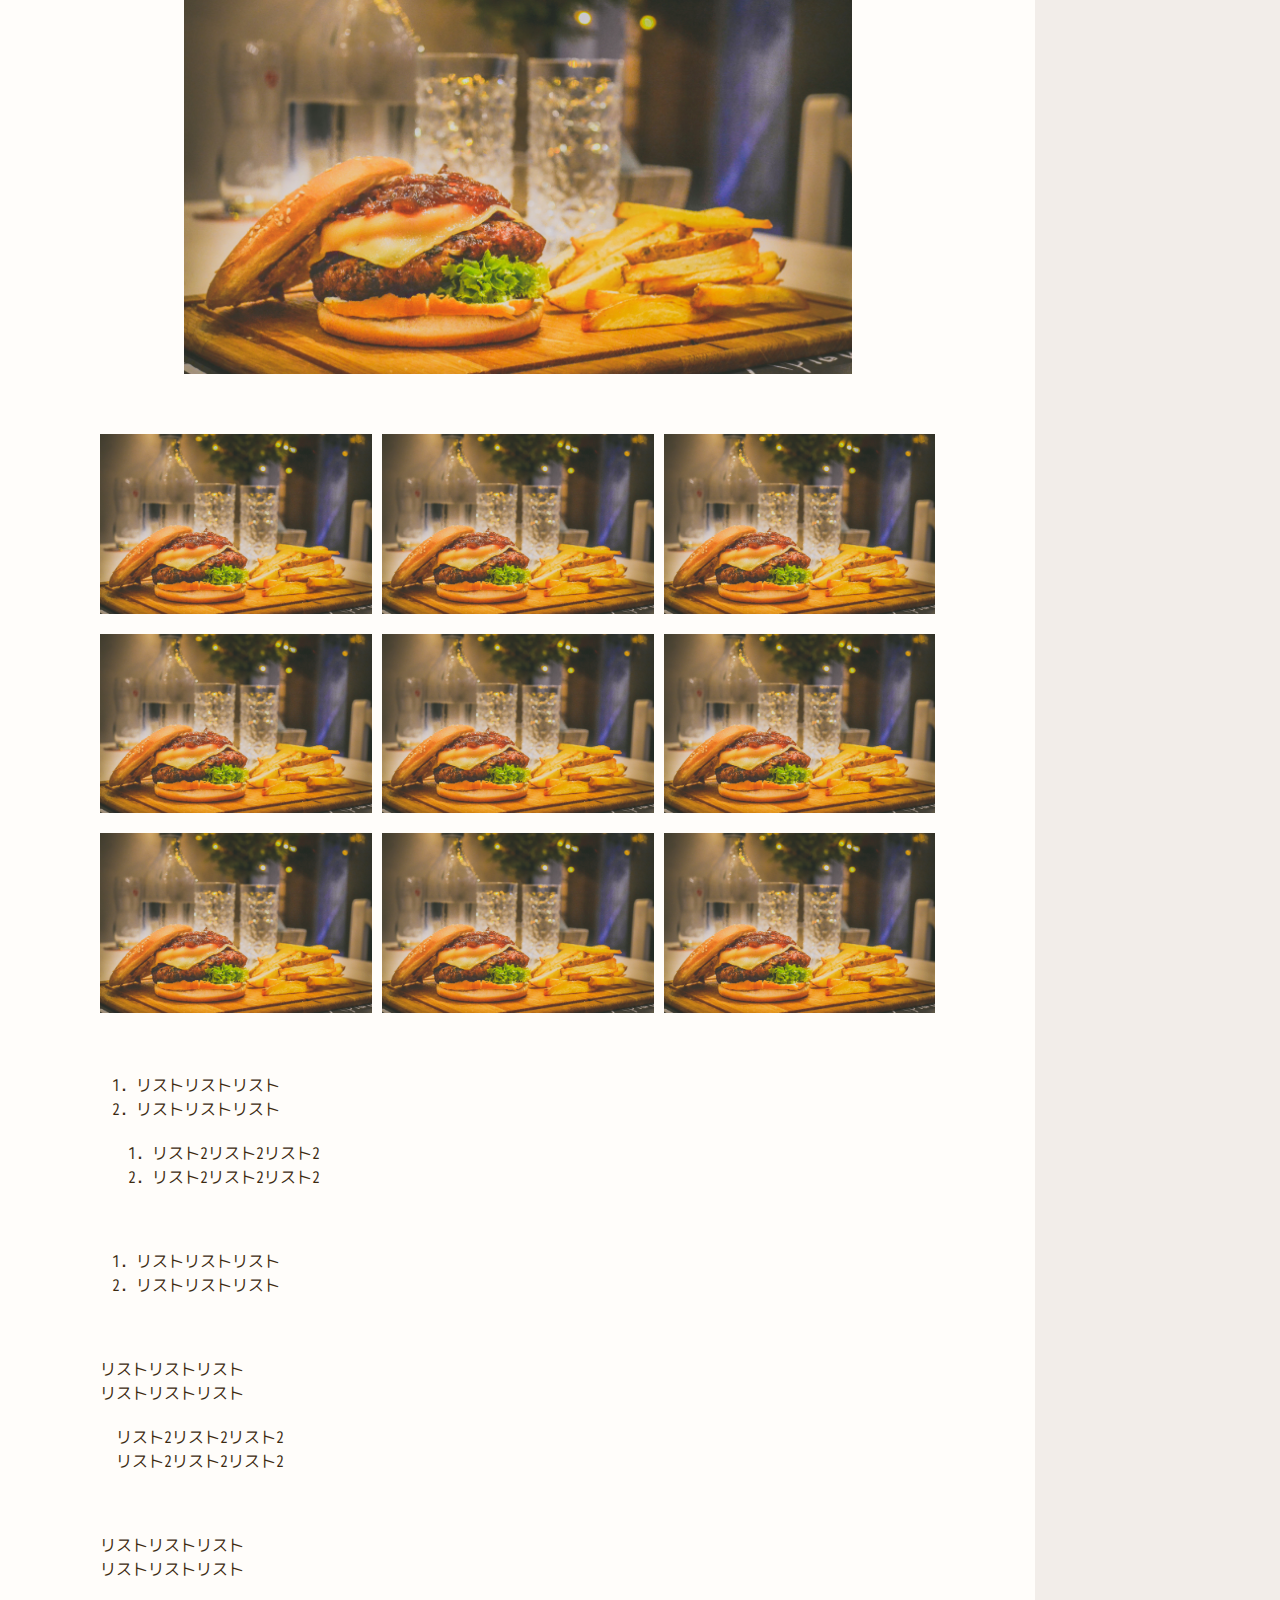
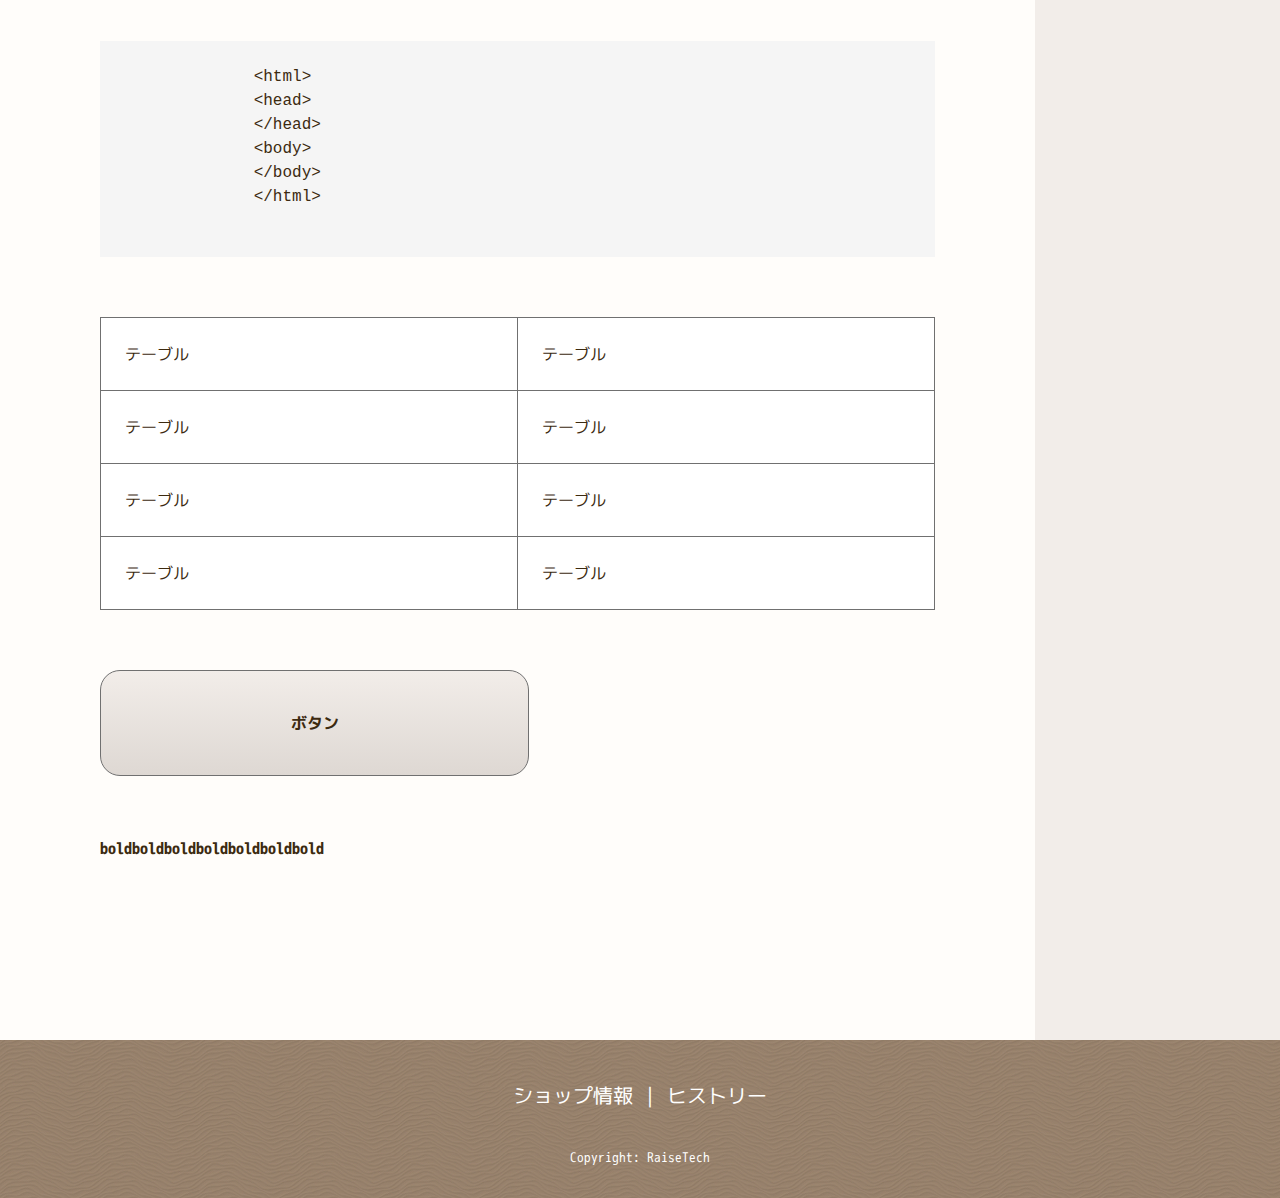
<file: page/page.html>
<!DOCTYPE html>
<html lang="ja">
<head>
  <meta charset="UTF-8">
  <meta name="viewport" content="width=device-width, initial-scale=1.0">
  <meta http-equiv="X-UA-Compatible" content="IE=edge">
  <meta name="format-detection" content="email=no, telephone=no, address=no">

  <!-- Site -->
  <title>Page | Hamburger</title>
  <meta name="description" content="Hamburgerのダミーサイトを説明する文章が入ります">

  <!-- SNS -->
  <meta name="twitter:card" content="summary_large_image">
	<meta name="twitter:site" content="@Twitterユーザー名"><!-- none -->
	<meta property="og:site_name" content="Hamburger">
	<meta property="og:type" content="website">
	<meta property="og:title" content="Hamburger | ダミーサイト">
	<meta property="og:description" content="Hamburgerのダミーサイトを説明する文章が入ります">
	<meta property="og:image" content="画像のURL"><!-- none -->
  <meta property="og:url" content="ページのURL"><!-- none -->

  <!-- favicon -->
  <link rel="shortcut icon" type="image/x-icon" href="/favicon.ico">
  <link rel="apple-touch-icon" type="image/png" href="/apple-touch-icon-180x180.png">
  <link rel="icon" type="image/png" href="/icon-192x192.png">

  <!-- StyleSheet -->
  <link rel="stylesheet" href="/assets/css/style.css">

  <!-- Canonical -->
  <link rel="canonical" href="#">

</head>
<body>
  <!-- l-site-box -->
  <div class="l-site-box">
    <!-- l-main-area -->
    <div class="l-main-area">
      <!-- l-header -->
      <header class="l-header">
        <div class="p-header">
          <h1 class="p-header__logo">
            <span class="u-screen-reader-text">Hamburger</span>
            <a href="/index.html"><img src="/assets/images/common/common_logo.svg" alt="Hamburger"></a>
          </h1>
          <div class="p-header__search">
            <input type="text" class="p-header__search__window">
            <button class="p-header__search__btn">検索</button>
          </div>
          <button class="p-header__btn u-en js-menu-open">Menu</button>
        </div>
      </header><!-- /l-header -->
      <!-- l-main -->
      <main class="l-main">
        <!-- p-article -->
        <div class="p-article">
          <header class="p-article__header">
            <h1 class="p-article__title">ショップについて</h1>
            <figure class="p-article__thumbnail">
              <img src="/assets/images/page/page.thumbnail.jpg" alt="">
            </figure>
          </header>
          <section class="p-article__body">
            <h2>見出しh2</h2>
            <p>Pタグテキスト。Pタグテキスト。Pタグテキスト。Pタグテキスト。Pタグテキスト。Pタグテキスト。Pタグテキスト。Pタグテキスト。Pタグテキスト。Pタグテキスト。Pタグテキスト。Pタグテキスト。Pタグテキスト。Pタグテキスト。Pタグテキスト。Pタグテキスト。Pタグテキスト。Pタグテキスト。Pタグテキスト。Pタグテキスト。Pタグテキスト。Pタグテキスト。Pタグテキスト。Pタグテキスト。</p>
            <h3>見出しh3</h3>
            <h4>見出しh4</h4>
            <h5>見出しh5</h5>
            <h6>見出しh6</h6>
            <blockquote class="wp-block-quote">
              <p>Blockquote 引用タグ引用タグ引用タグ引用タグ引用タグ引用タグ引用タグ引用タグ引用タグ引用タグ引用タグ引用タグ引用タグ引用タグ引用タグ引用タグ引用タグ引用タグ引用タグ引用タグ引用タグ引用タグ引用タグ引用タグ引用タグ引用タグ引用タグ引用タグ引用タグ引用タグ引用タグ引用タグ引用タグ引用タグ引用タグ引用タグ引用タグ引用タグ引用タグ引用タグ引用タグ引用タグ引用タグ引用タグ引用タグ引用タグ引用タグ引用タグ引用タグ引用タグ引用タグ引用タグ引用タグ引用タグ引用タグ引用タグ引用タグ引用タグ引用タグ引用タグ引用タグ引用タグ引用タグ引用タグ引用タグ引用タグ引用タグ引用タグ引用タグ引用タグ引用タグ引用タグ引用タグ引用タグ引用タグ引用タグ引用タグ引用タグ引用タグ引用タグ引用タグ引用タグ引用タグ引用タグ引用タグ引用タグ引用タグ引用タグ引用タグ引用タグ引用タグ引用タグ引用タグ引用タグ引用タグ引用タグ引用タグ引用タグ</p>
              <cite>出典元： <a href="#">○○○○○○○○○○○○</a></cite>
            </blockquote>
            <figure class="wp-block-image size-large">
              <img src="/assets/images/common/common_sanplePhoto.jpg" alt="">
            </figure>
            <div class="wp-block-media-text">
              <figure class="wp-block-media-text__media">
                <img src="/assets/images/common/common_sanplePhoto.jpg" alt="">
              </figure>
              <div class="wp-block-media-text__content">
                <p>テキストが入りますテキストが入りますテキストが入りますテキストが入ります テキストが入りますテキストが入りますテキストが入りますテキストが入りますテキストが入りますテキストが入りますテキストが入りますテキストが入りますテキストが入りますテキストが入りますテキストが入りますテキストが入りますテキストが入りますテキストが入りますテキストが入りますテキストが入りますテキストが入りますテキストが入りますテキストが入りますテキストが入りますテキストが入りますテキストが入ります テキストが入りますテキストが入りますテキストが入りますテキストが入りますテキストが入りますテキストが入りますテキストが入りますテキストが入りますテキストが入りますテキストが入りますテキストが入りますテキストが入ります</p>
              </div>
            </div>
            <div class="wp-block-media-text">
              <div class="wp-block-media-text__content">
                <p>テキストが入りますテキストが入りますテキストが入りますテキストが入ります テキストが入りますテキストが入りますテキストが入りますテキストが入りますテキストが入りますテキストが入りますテキストが入りますテキストが入りますテキストが入りますテキストが入りますテキストが入りますテキストが入りますテキストが入りますテキストが入りますテキストが入りますテキストが入りますテキストが入りますテキストが入りますテキストが入りますテキストが入りますテキストが入りますテキストが入ります テキストが入りますテキストが入りますテキストが入りますテキストが入りますテキストが入りますテキストが入りますテキストが入りますテキストが入りますテキストが入りますテキストが入りますテキストが入りますテキストが入ります</p>
              </div>
              <figure class="wp-block-media-text__media">
                <img src="/assets/images/common/common_sanplePhoto.jpg" alt="">
              </figure>
            </div>
            <div class="wp-block-image">
              <figure class="aligncenter">
                <img src="/assets/images/common/common_sanplePhoto.jpg" alt="">
              </figure>
            </div>
            <div class="wp-block-group">
              <div class="wp-block-group__inner-container">
                <figure class="wp-block-gallery columns-2">
                  <ul class="blocks-gallery-grid">
                    <li class="blocks-gallery-item">
                      <figure>
                        <img src="/assets/images/common/common_sanplePhoto.jpg" alt="">
                      </figure>
                    </li>
                    <li class="blocks-gallery-item">
                      <figure>
                        <img src="/assets/images/common/common_sanplePhoto.jpg" alt="">
                      </figure>
                    </li>
                    <li class="blocks-gallery-item">
                      <figure>
                        <img src="/assets/images/common/common_sanplePhoto.jpg" alt="">
                      </figure>
                    </li>
                    <li class="blocks-gallery-item">
                      <figure>
                        <img src="/assets/images/common/common_sanplePhoto.jpg" alt="">
                      </figure>
                    </li>
                    <li class="blocks-gallery-item">
                      <figure>
                        <img src="/assets/images/common/common_sanplePhoto.jpg" alt="">
                      </figure>
                    </li>
                    <li class="blocks-gallery-item">
                      <figure>
                        <img src="/assets/images/common/common_sanplePhoto.jpg" alt="">
                      </figure>
                    </li>
                    <li class="blocks-gallery-item">
                      <figure>
                        <img src="/assets/images/common/common_sanplePhoto.jpg" alt="">
                      </figure>
                    </li>
                    <li class="blocks-gallery-item">
                      <figure>
                        <img src="/assets/images/common/common_sanplePhoto.jpg" alt="">
                      </figure>
                    </li>
                    <li class="blocks-gallery-item">
                      <figure>
                        <img src="/assets/images/common/common_sanplePhoto.jpg" alt="">
                      </figure>
                    </li>
                  </ul>
                </figure>
              </div>
            </div>
            <ol>
              <li>リストリストリスト</li>
              <li>リストリストリスト
                <ol>
                  <li>リスト2リスト2リスト2</li>
                  <li>リスト2リスト2リスト2</li>
                </ol>
              </li>
            </ol>
            <ol>
              <li>リストリストリスト</li>
              <li>リストリストリスト</li>
            </ol>
            <ul>
              <li>リストリストリスト</li>
              <li>リストリストリスト
                <ul>
                  <li>リスト2リスト2リスト2</li>
                  <li>リスト2リスト2リスト2</li>
                </ul>
              </li>
            </ul>
            <ul>
              <li>リストリストリスト</li>
              <li>リストリストリスト</li>
            </ul>
            <pre class="wp-block-code">
              <code>
                &lt;html>
                &lt;head>
                &lt;/head>
                &lt;body>
                &lt;/body>
                &lt;/html>
              </code>
            </pre>
            <figure class="wp-block-table">
              <table>
                <tbody>
                  <tr>
                    <td>テーブル</td>
                    <td>テーブル</td>
                  </tr>
                  <tr>
                    <td>テーブル</td>
                    <td>テーブル</td>
                  </tr>
                  <tr>
                    <td>テーブル</td>
                    <td>テーブル</td>
                  </tr>
                  <tr>
                    <td>テーブル</td>
                    <td>テーブル</td>
                  </tr>
                </tbody>
              </table>
            </figure>
            <div class="wp-block-buttons">
              <div class="wp-block-button">
                <a class="wp-block-button__link">ボタン</a>
              </div>
            </div>
            <p>
              <strong>boldboldboldboldboldboldbold</strong>
            </p>
          </section>
        </div><!-- /p-article -->
      </main><!-- /l-main -->
    </div><!-- /l-main-area -->
    <!-- l-aside -->
    <aside class="l-aside">
      <div class="p-aside">
        <h2 class="p-aside__ttl u-en">Menu</h2>
        <button class="p-aside__btn js-menu-close"></button>
        <div class="p-aside__content">
          <h3 class="p-aside__content__ttl">バーガー</h3>
          <ul class="p-aside__content__list">
            <li class="p-aside__content__item"><a href="#">ハンバーガー</a></li>
            <li class="p-aside__content__item"><a href="#">チーズバーガー</a></li>
            <li class="p-aside__content__item"><a href="#">テリヤキバーガー</a></li>
            <li class="p-aside__content__item"><a href="#">アボカドバーガー</a></li>
            <li class="p-aside__content__item"><a href="#">フィッシュバーガー</a></li>
            <li class="p-aside__content__item"><a href="#">ベーコンバーガー</a></li>
            <li class="p-aside__content__item"><a href="#">チキンバーガー</a></li>
          </ul>
          <h3 class="p-aside__content__ttl">サイド</h3>
          <ul class="p-aside__content__list">
            <li class="p-aside__content__item"><a href="#">ポテト</a></li>
            <li class="p-aside__content__item"><a href="#">サラダ</a></li>
            <li class="p-aside__content__item"><a href="#">ナゲット</a></li>
            <li class="p-aside__content__item"><a href="#">コーン</a></li>
          </ul>
          <h3 class="p-aside__content__ttl">ドリンク</h3>
          <ul class="p-aside__content__list">
            <li class="p-aside__content__item"><a href="#">コーラ</a></li>
            <li class="p-aside__content__item"><a href="#">ファンタ</a></li>
            <li class="p-aside__content__item"><a href="#">オレンジ</a></li>
            <li class="p-aside__content__item"><a href="#">アップル</a></li>
            <li class="p-aside__content__item"><a href="#">紅茶(Ice/Hot)</a></li>
            <li class="p-aside__content__item"><a href="#">コーヒー(Ice/Hot)</a></li>
          </ul>
        </div>
      </div>
    </aside><!-- l-aside -->
  </div><!-- /l-site-box -->
  <!-- l-footer -->
  <footer class="l-footer">
    <div class="p-footer">
      <nav class="p-footer__nav">
        <ul class="p-footer__list">
          <li class="p-footer__item"><a href="#">ショップ情報</a></li>
          <li class="p-footer__item"><a href="#">ヒストリー</a></li>
        </ul>
      </nav>
      <p class="p-footer__copy-right">
        <small>Copyright: <a href="index.html">RaiseTech</a></small>
      </p>
    </div>
  </footer><!-- /l-footer -->
  <!-- js -->
  <script src="/assets/js/main.js"></script><!-- /js -->
</body>
</html>
</file>
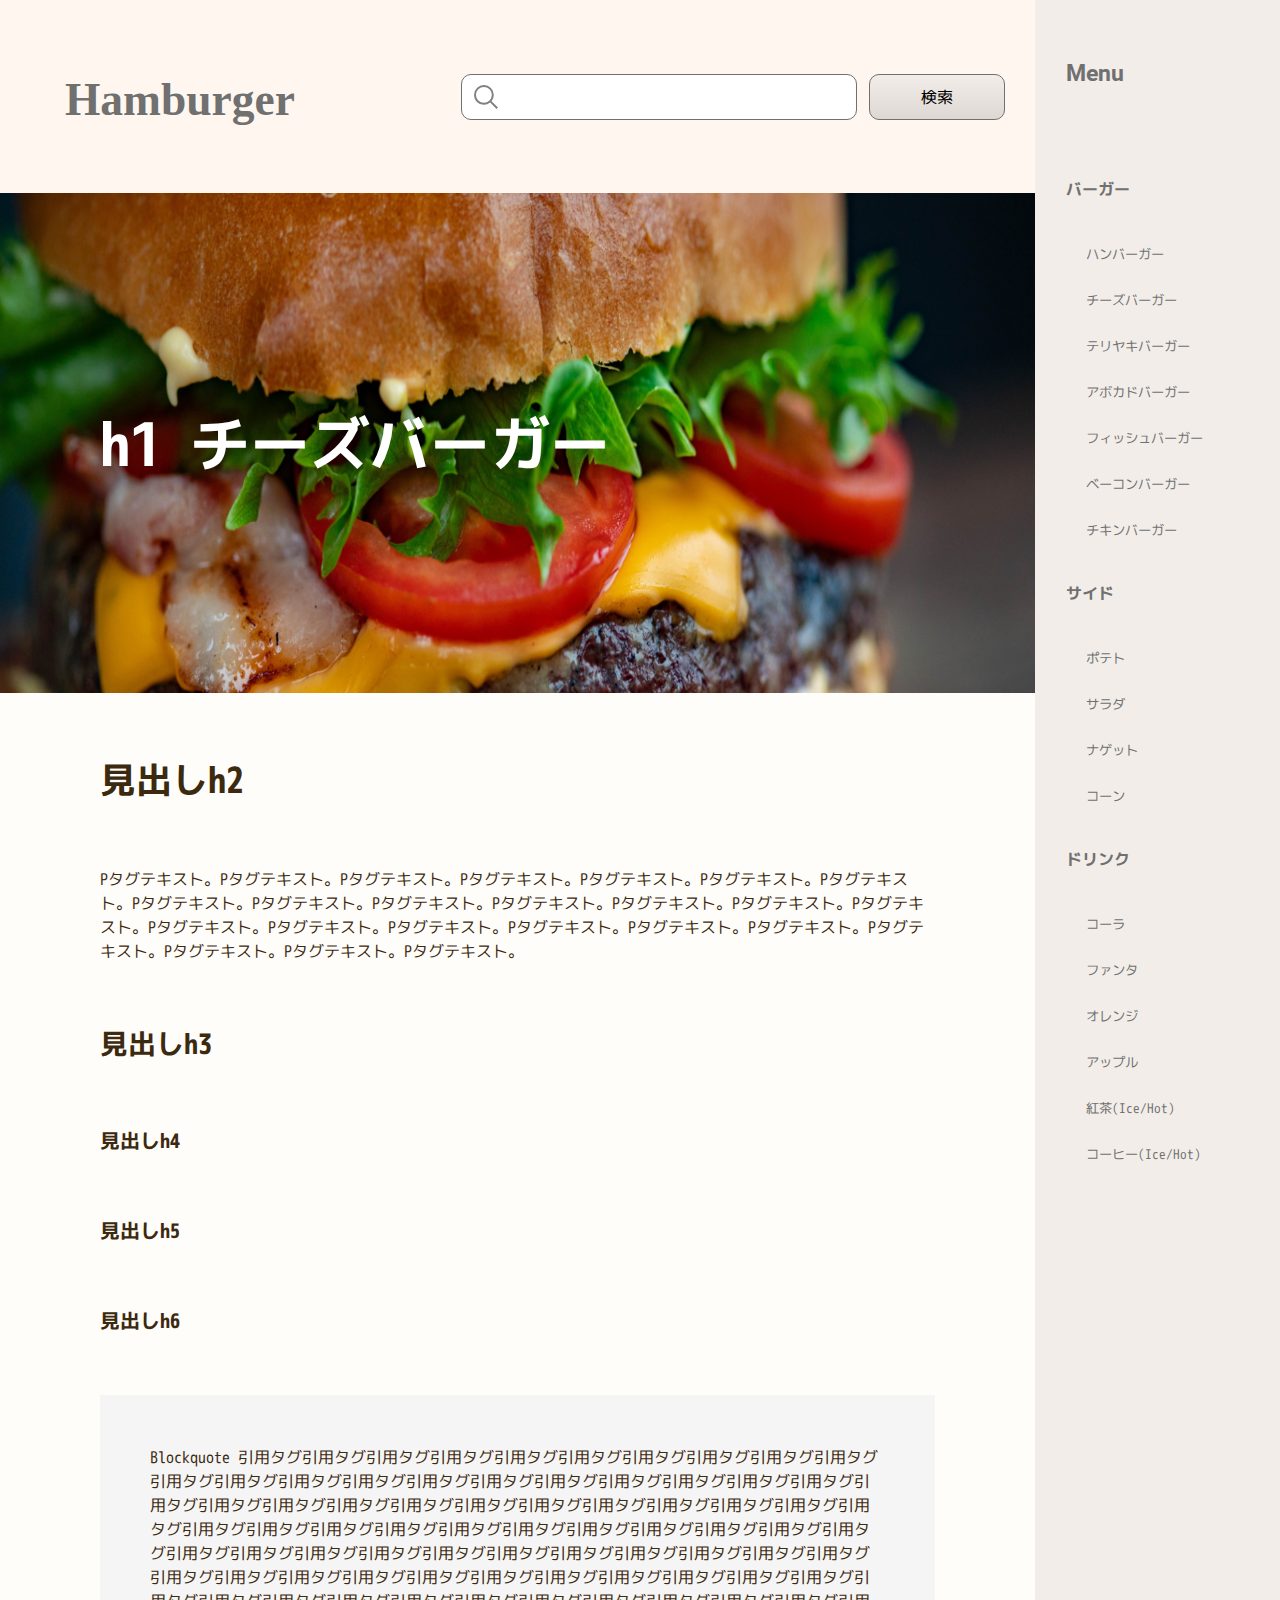
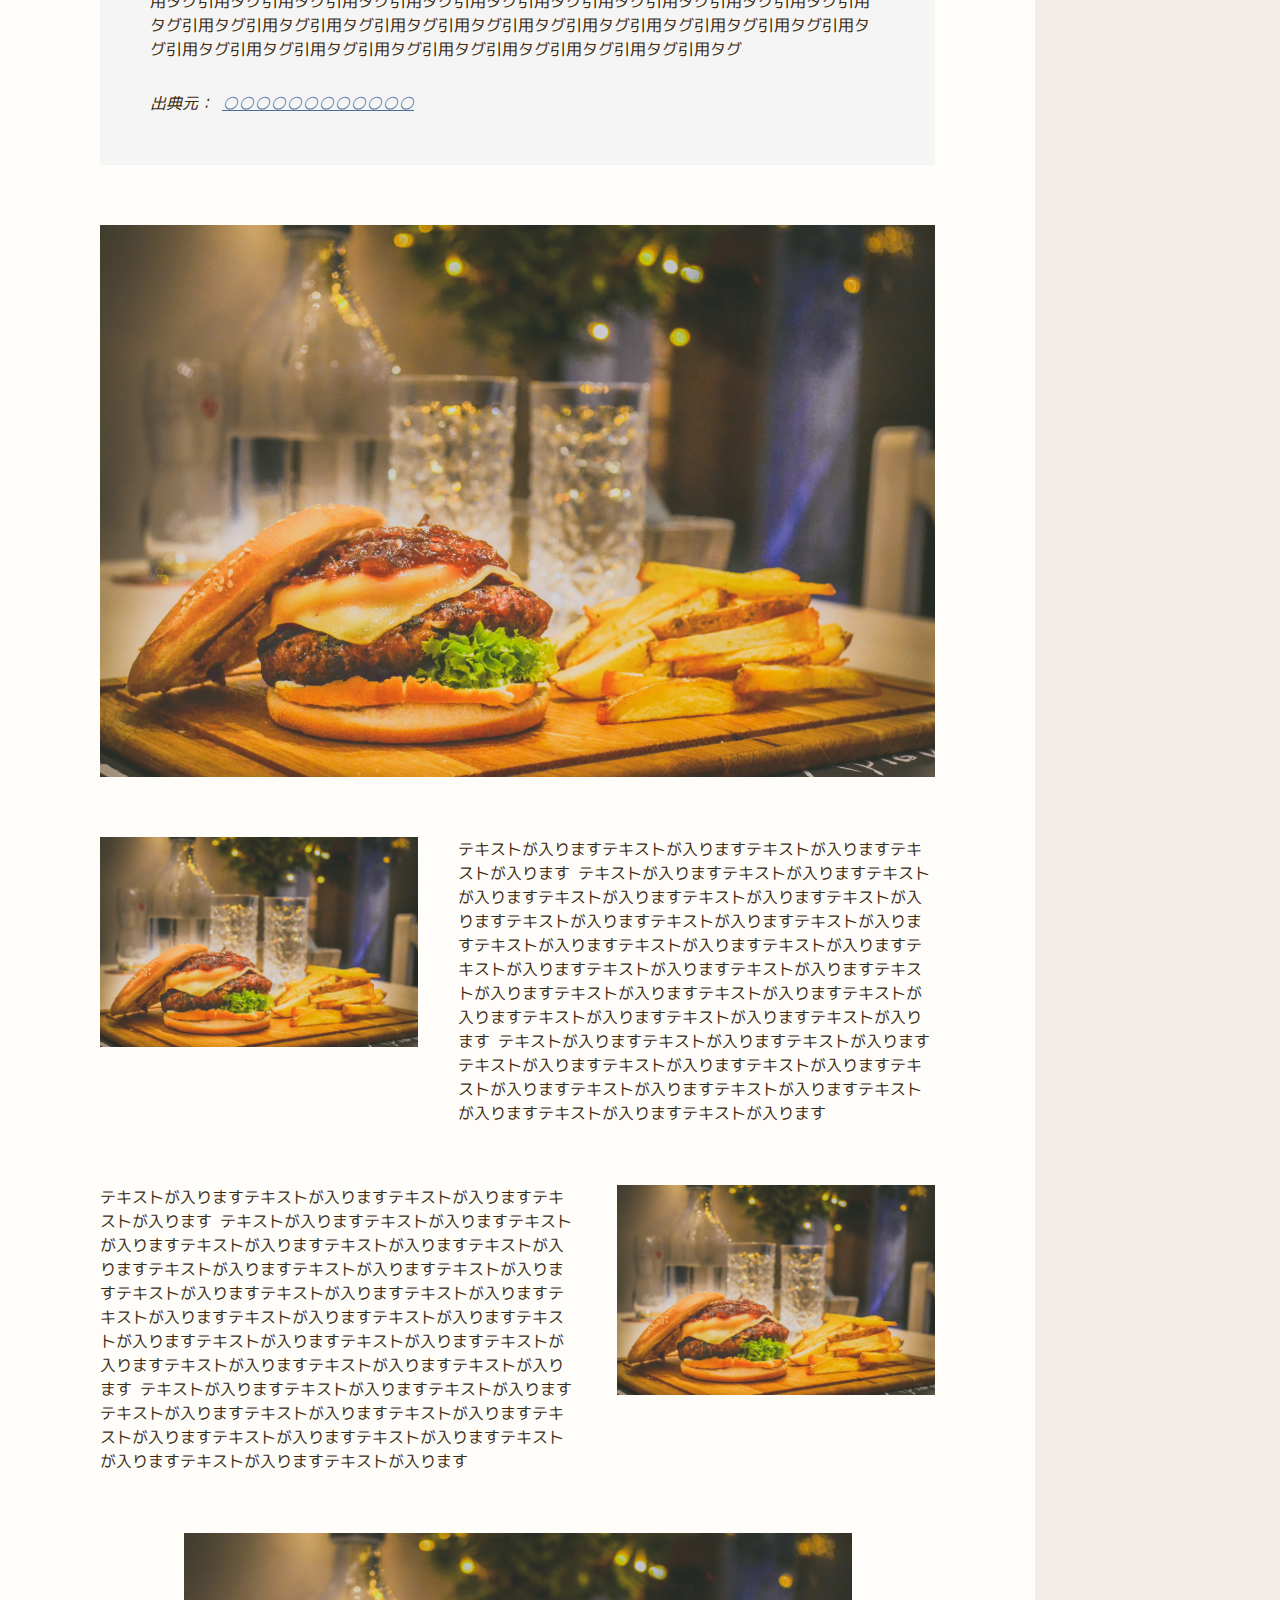
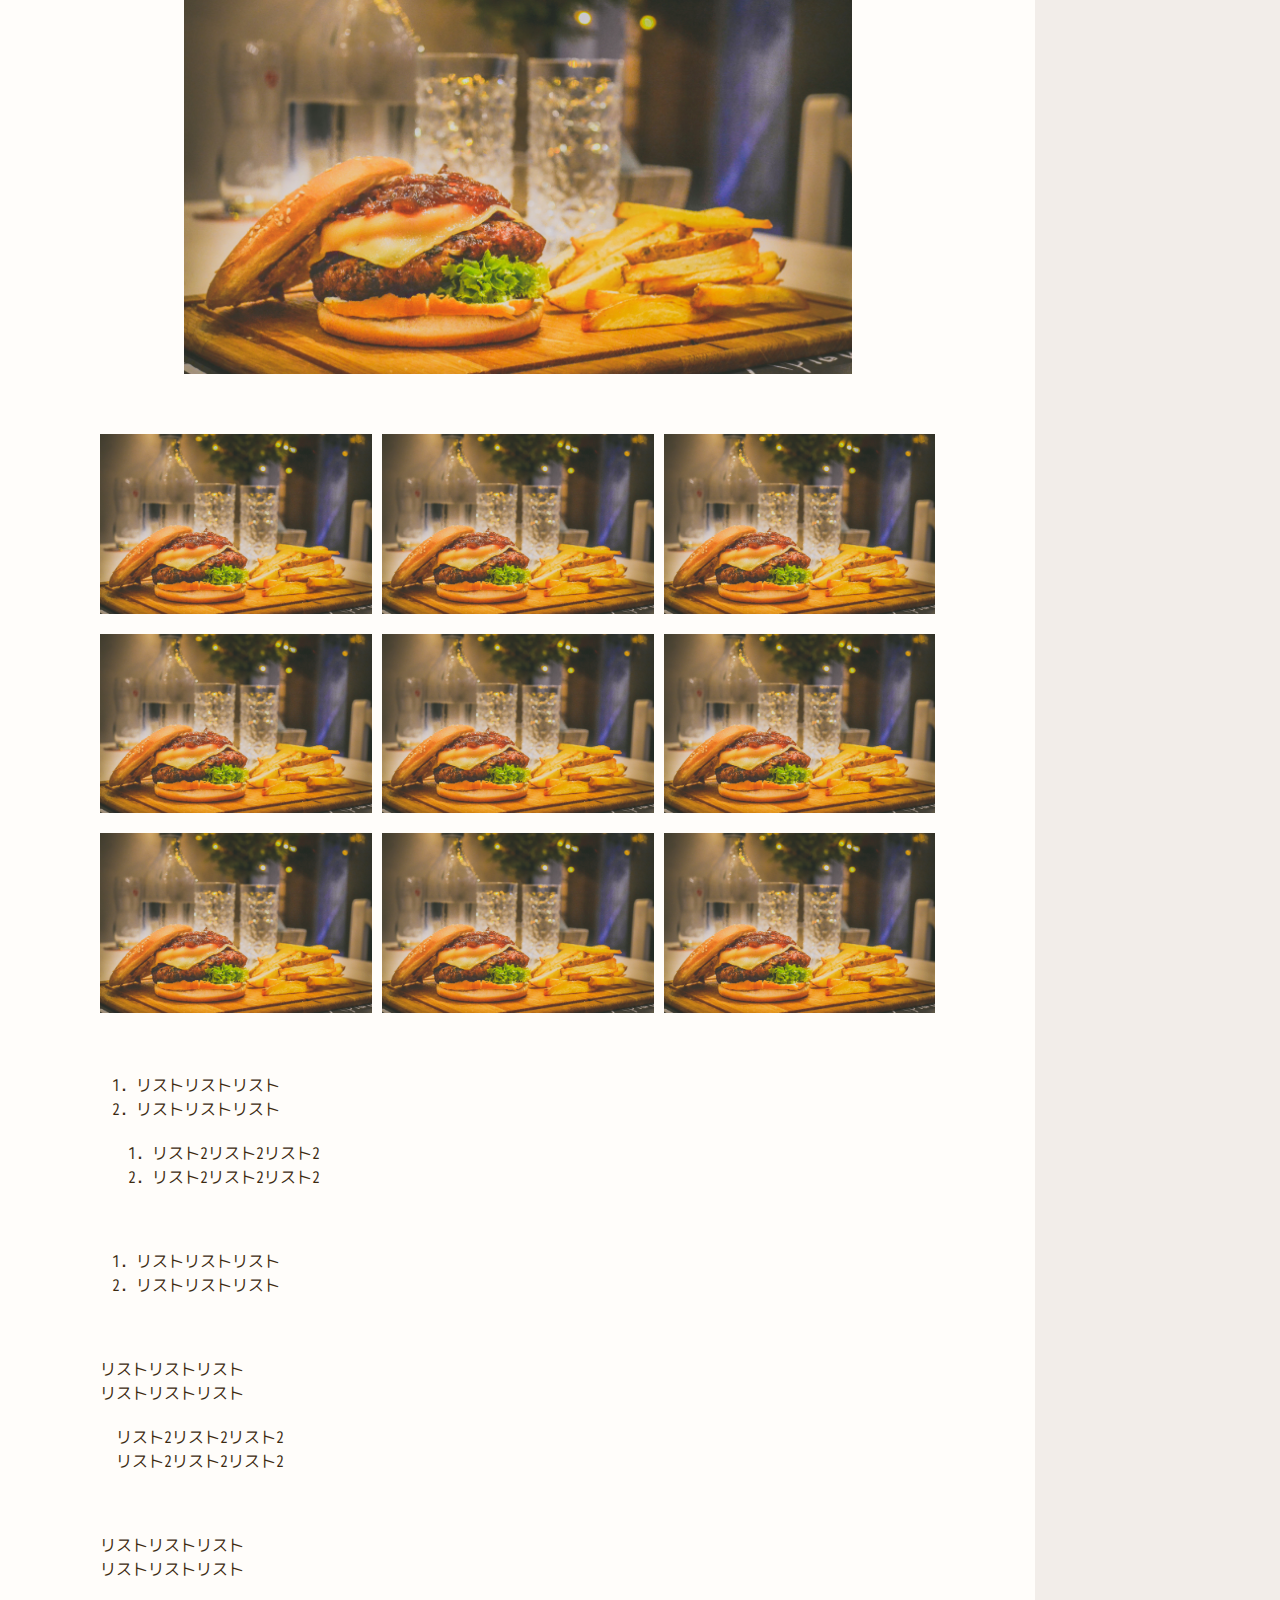
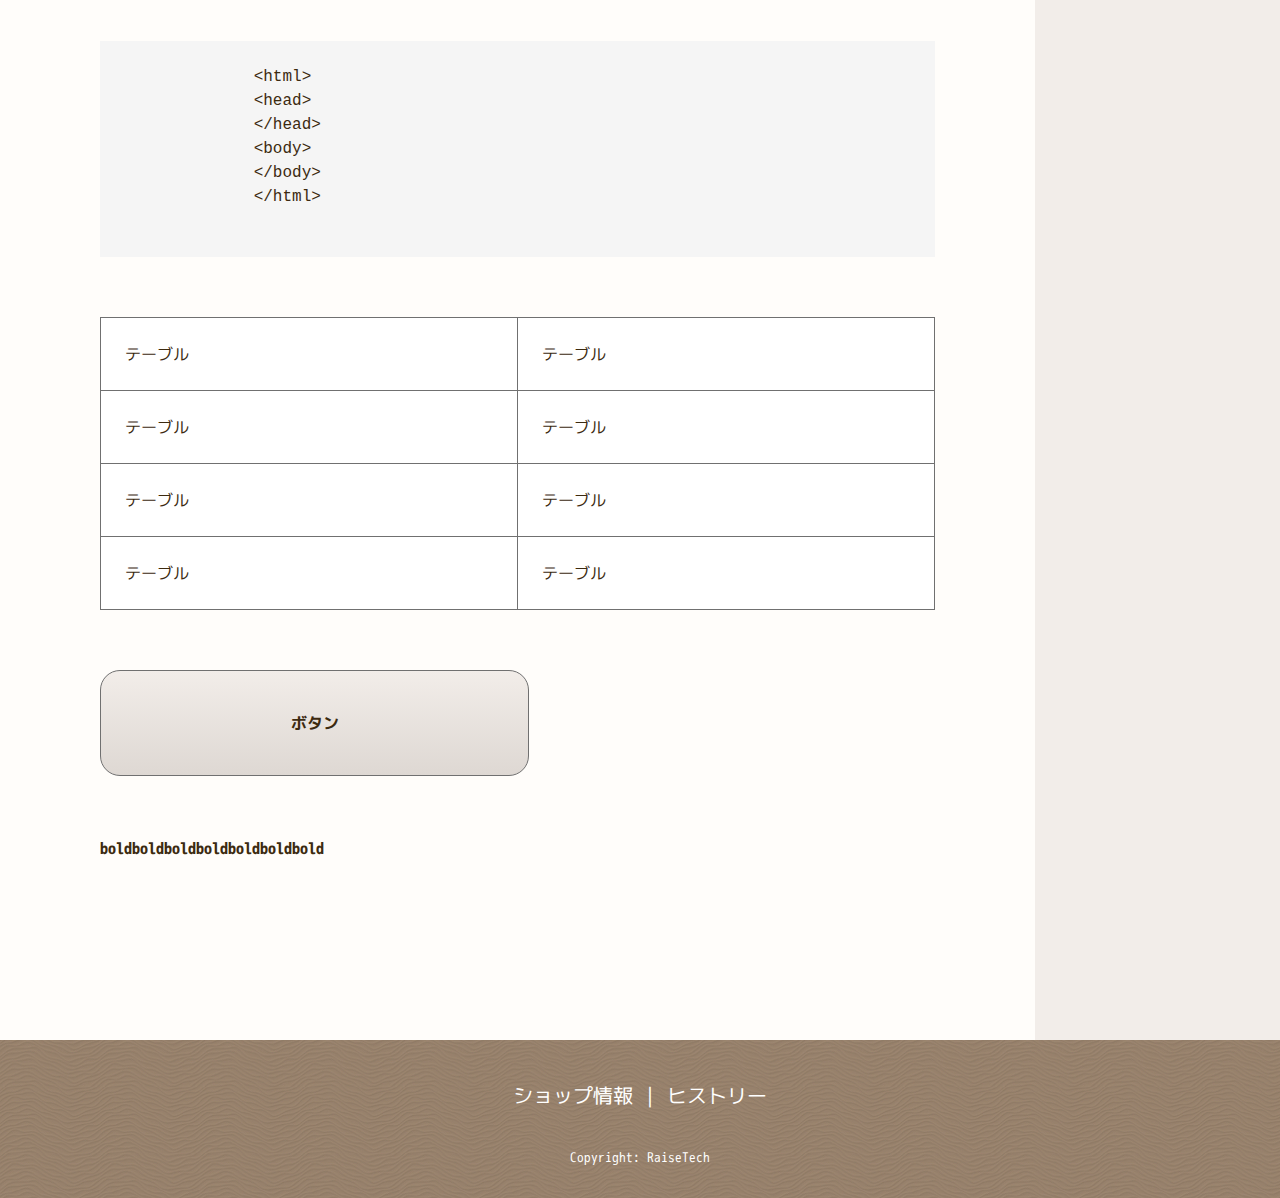
<file: single/single.html>
<!DOCTYPE html>
<html lang="ja">
<head>
  <meta charset="UTF-8">
  <meta name="viewport" content="width=device-width, initial-scale=1.0">
  <meta http-equiv="X-UA-Compatible" content="IE=edge">
  <meta name="format-detection" content="email=no, telephone=no, address=no">

  <!-- Site -->
  <title>Single | Hamburger</title>
  <meta name="description" content="Hamburgerのダミーサイトを説明する文章が入ります">

  <!-- SNS -->
  <meta name="twitter:card" content="summary_large_image">
	<meta name="twitter:site" content="@Twitterユーザー名"><!-- none -->
	<meta property="og:site_name" content="Hamburger">
	<meta property="og:type" content="website">
	<meta property="og:title" content="Hamburger | ダミーサイト">
	<meta property="og:description" content="Hamburgerのダミーサイトを説明する文章が入ります">
	<meta property="og:image" content="画像のURL"><!-- none -->
  <meta property="og:url" content="ページのURL"><!-- none -->

  <!-- favicon -->
  <link rel="shortcut icon" type="image/x-icon" href="/favicon.ico">
  <link rel="apple-touch-icon" type="image/png" href="/apple-touch-icon-180x180.png">
  <link rel="icon" type="image/png" href="/icon-192x192.png">

  <!-- StyleSheet -->
  <link rel="stylesheet" href="/assets/css/style.css">

  <!-- Canonical -->
  <link rel="canonical" href="#">

</head>
<body>
  <!-- l-site-box -->
  <div class="l-site-box">
    <!-- l-main-area -->
    <div class="l-main-area">
      <!-- l-header -->
      <header class="l-header">
        <div class="p-header">
          <h1 class="p-header__logo">
            <span class="u-screen-reader-text">Hamburger</span>
            <a href="/index.html"><img src="/assets/images/common/common_logo.svg" alt="Hamburger"></a>
          </h1>
          <div class="p-header__search">
            <input type="text" class="p-header__search__window">
            <button class="p-header__search__btn">検索</button>
          </div>
          <button class="p-header__btn u-en js-menu-open">Menu</button>
        </div>
      </header><!-- /l-header -->
      <!-- l-main -->
      <main class="l-main">
        <!-- p-article -->
        <div class="p-article">
          <header class="p-article__header">
            <h1 class="p-article__title">h1 チーズバーガー</h1>
            <figure class="p-article__thumbnail">
              <img src="/assets/images/single/single.thumbnail.jpg" alt="">
            </figure>
          </header>
          <section class="p-article__body">
            <h2>見出しh2</h2>
            <p>Pタグテキスト。Pタグテキスト。Pタグテキスト。Pタグテキスト。Pタグテキスト。Pタグテキスト。Pタグテキスト。Pタグテキスト。Pタグテキスト。Pタグテキスト。Pタグテキスト。Pタグテキスト。Pタグテキスト。Pタグテキスト。Pタグテキスト。Pタグテキスト。Pタグテキスト。Pタグテキスト。Pタグテキスト。Pタグテキスト。Pタグテキスト。Pタグテキスト。Pタグテキスト。Pタグテキスト。</p>
            <h3>見出しh3</h3>
            <h4>見出しh4</h4>
            <h5>見出しh5</h5>
            <h6>見出しh6</h6>
            <blockquote class="wp-block-quote">
              <p>Blockquote 引用タグ引用タグ引用タグ引用タグ引用タグ引用タグ引用タグ引用タグ引用タグ引用タグ引用タグ引用タグ引用タグ引用タグ引用タグ引用タグ引用タグ引用タグ引用タグ引用タグ引用タグ引用タグ引用タグ引用タグ引用タグ引用タグ引用タグ引用タグ引用タグ引用タグ引用タグ引用タグ引用タグ引用タグ引用タグ引用タグ引用タグ引用タグ引用タグ引用タグ引用タグ引用タグ引用タグ引用タグ引用タグ引用タグ引用タグ引用タグ引用タグ引用タグ引用タグ引用タグ引用タグ引用タグ引用タグ引用タグ引用タグ引用タグ引用タグ引用タグ引用タグ引用タグ引用タグ引用タグ引用タグ引用タグ引用タグ引用タグ引用タグ引用タグ引用タグ引用タグ引用タグ引用タグ引用タグ引用タグ引用タグ引用タグ引用タグ引用タグ引用タグ引用タグ引用タグ引用タグ引用タグ引用タグ引用タグ引用タグ引用タグ引用タグ引用タグ引用タグ引用タグ引用タグ引用タグ引用タグ引用タグ引用タグ</p>
              <cite>出典元： <a href="#">○○○○○○○○○○○○</a></cite>
            </blockquote>
            <figure class="wp-block-image size-large">
              <img src="/assets/images/common/common_sanplePhoto.jpg" alt="">
            </figure>
            <div class="wp-block-media-text">
              <figure class="wp-block-media-text__media">
                <img src="/assets/images/common/common_sanplePhoto.jpg" alt="">
              </figure>
              <div class="wp-block-media-text__content">
                <p>テキストが入りますテキストが入りますテキストが入りますテキストが入ります テキストが入りますテキストが入りますテキストが入りますテキストが入りますテキストが入りますテキストが入りますテキストが入りますテキストが入りますテキストが入りますテキストが入りますテキストが入りますテキストが入りますテキストが入りますテキストが入りますテキストが入りますテキストが入りますテキストが入りますテキストが入りますテキストが入りますテキストが入りますテキストが入りますテキストが入ります テキストが入りますテキストが入りますテキストが入りますテキストが入りますテキストが入りますテキストが入りますテキストが入りますテキストが入りますテキストが入りますテキストが入りますテキストが入りますテキストが入ります</p>
              </div>
            </div>
            <div class="wp-block-media-text">
              <div class="wp-block-media-text__content">
                <p>テキストが入りますテキストが入りますテキストが入りますテキストが入ります テキストが入りますテキストが入りますテキストが入りますテキストが入りますテキストが入りますテキストが入りますテキストが入りますテキストが入りますテキストが入りますテキストが入りますテキストが入りますテキストが入りますテキストが入りますテキストが入りますテキストが入りますテキストが入りますテキストが入りますテキストが入りますテキストが入りますテキストが入りますテキストが入りますテキストが入ります テキストが入りますテキストが入りますテキストが入りますテキストが入りますテキストが入りますテキストが入りますテキストが入りますテキストが入りますテキストが入りますテキストが入りますテキストが入りますテキストが入ります</p>
              </div>
              <figure class="wp-block-media-text__media">
                <img src="/assets/images/common/common_sanplePhoto.jpg" alt="">
              </figure>
            </div>
            <div class="wp-block-image">
              <figure class="aligncenter">
                <img src="/assets/images/common/common_sanplePhoto.jpg" alt="">
              </figure>
            </div>
            <div class="wp-block-group">
              <div class="wp-block-group__inner-container">
                <figure class="wp-block-gallery columns-2">
                  <ul class="blocks-gallery-grid">
                    <li class="blocks-gallery-item">
                      <figure>
                        <img src="/assets/images/common/common_sanplePhoto.jpg" alt="">
                      </figure>
                    </li>
                    <li class="blocks-gallery-item">
                      <figure>
                        <img src="/assets/images/common/common_sanplePhoto.jpg" alt="">
                      </figure>
                    </li>
                    <li class="blocks-gallery-item">
                      <figure>
                        <img src="/assets/images/common/common_sanplePhoto.jpg" alt="">
                      </figure>
                    </li>
                    <li class="blocks-gallery-item">
                      <figure>
                        <img src="/assets/images/common/common_sanplePhoto.jpg" alt="">
                      </figure>
                    </li>
                    <li class="blocks-gallery-item">
                      <figure>
                        <img src="/assets/images/common/common_sanplePhoto.jpg" alt="">
                      </figure>
                    </li>
                    <li class="blocks-gallery-item">
                      <figure>
                        <img src="/assets/images/common/common_sanplePhoto.jpg" alt="">
                      </figure>
                    </li>
                    <li class="blocks-gallery-item">
                      <figure>
                        <img src="/assets/images/common/common_sanplePhoto.jpg" alt="">
                      </figure>
                    </li>
                    <li class="blocks-gallery-item">
                      <figure>
                        <img src="/assets/images/common/common_sanplePhoto.jpg" alt="">
                      </figure>
                    </li>
                    <li class="blocks-gallery-item">
                      <figure>
                        <img src="/assets/images/common/common_sanplePhoto.jpg" alt="">
                      </figure>
                    </li>
                  </ul>
                </figure>
              </div>
            </div>
            <ol>
              <li>リストリストリスト</li>
              <li>リストリストリスト
                <ol>
                  <li>リスト2リスト2リスト2</li>
                  <li>リスト2リスト2リスト2</li>
                </ol>
              </li>
            </ol>
            <ol>
              <li>リストリストリスト</li>
              <li>リストリストリスト</li>
            </ol>
            <ul>
              <li>リストリストリスト</li>
              <li>リストリストリスト
                <ul>
                  <li>リスト2リスト2リスト2</li>
                  <li>リスト2リスト2リスト2</li>
                </ul>
              </li>
            </ul>
            <ul>
              <li>リストリストリスト</li>
              <li>リストリストリスト</li>
            </ul>
            <pre class="wp-block-code">
              <code>
                &lt;html>
                &lt;head>
                &lt;/head>
                &lt;body>
                &lt;/body>
                &lt;/html>
              </code>
            </pre>
            <figure class="wp-block-table">
              <table>
                <tbody>
                  <tr>
                    <td>テーブル</td>
                    <td>テーブル</td>
                  </tr>
                  <tr>
                    <td>テーブル</td>
                    <td>テーブル</td>
                  </tr>
                  <tr>
                    <td>テーブル</td>
                    <td>テーブル</td>
                  </tr>
                  <tr>
                    <td>テーブル</td>
                    <td>テーブル</td>
                  </tr>
                </tbody>
              </table>
            </figure>
            <div class="wp-block-buttons">
              <div class="wp-block-button">
                <a class="wp-block-button__link">ボタン</a>
              </div>
            </div>
            <p>
              <strong>boldboldboldboldboldboldbold</strong>
            </p>
          </section>
        </div><!-- /p-article -->
      </main><!-- /l-main -->
    </div><!-- /l-main-area -->
    <!-- l-aside -->
    <aside class="l-aside">
      <div class="p-aside">
        <h2 class="p-aside__ttl u-en">Menu</h2>
        <button class="p-aside__btn js-menu-close"></button>
        <div class="p-aside__content">
          <h3 class="p-aside__content__ttl">バーガー</h3>
          <ul class="p-aside__content__list">
            <li class="p-aside__content__item"><a href="#">ハンバーガー</a></li>
            <li class="p-aside__content__item"><a href="#">チーズバーガー</a></li>
            <li class="p-aside__content__item"><a href="#">テリヤキバーガー</a></li>
            <li class="p-aside__content__item"><a href="#">アボカドバーガー</a></li>
            <li class="p-aside__content__item"><a href="#">フィッシュバーガー</a></li>
            <li class="p-aside__content__item"><a href="#">ベーコンバーガー</a></li>
            <li class="p-aside__content__item"><a href="#">チキンバーガー</a></li>
          </ul>
          <h3 class="p-aside__content__ttl">サイド</h3>
          <ul class="p-aside__content__list">
            <li class="p-aside__content__item"><a href="#">ポテト</a></li>
            <li class="p-aside__content__item"><a href="#">サラダ</a></li>
            <li class="p-aside__content__item"><a href="#">ナゲット</a></li>
            <li class="p-aside__content__item"><a href="#">コーン</a></li>
          </ul>
          <h3 class="p-aside__content__ttl">ドリンク</h3>
          <ul class="p-aside__content__list">
            <li class="p-aside__content__item"><a href="#">コーラ</a></li>
            <li class="p-aside__content__item"><a href="#">ファンタ</a></li>
            <li class="p-aside__content__item"><a href="#">オレンジ</a></li>
            <li class="p-aside__content__item"><a href="#">アップル</a></li>
            <li class="p-aside__content__item"><a href="#">紅茶(Ice/Hot)</a></li>
            <li class="p-aside__content__item"><a href="#">コーヒー(Ice/Hot)</a></li>
          </ul>
        </div>
      </div>
    </aside><!-- l-aside -->
  </div><!-- /l-site-box -->
  <!-- l-footer -->
  <footer class="l-footer">
    <div class="p-footer">
      <nav class="p-footer__nav">
        <ul class="p-footer__list">
          <li class="p-footer__item"><a href="#">ショップ情報</a></li>
          <li class="p-footer__item"><a href="#">ヒストリー</a></li>
        </ul>
      </nav>
      <p class="p-footer__copy-right">
        <small>Copyright: <a href="index.html">RaiseTech</a></small>
      </p>
    </div>
  </footer><!-- /l-footer -->
  <!-- js -->
  <script src="/assets/js/main.js"></script><!-- /js -->
</body>
</html>
</file>
<file: assets/css/style.css>
@charset "UTF-8";
/*==================================================
** Foundation
==================================================*/
/*==================================================
** A Modern CSS Reset
==================================================*/
/* Box sizing rules */
*,
*::before,
*::after {
  -webkit-box-sizing: border-box;
          box-sizing: border-box;
}

/* Remove default padding */
ul[class],
ol[class] {
  padding: 0;
}

/* Remove default margin */
body,
h1,
h2,
h3,
h4,
p,
ul[class],
ol[class],
figure,
blockquote,
dl,
dd {
  margin: 0;
}

/* Set core root defaults */
html {
  scroll-behavior: smooth;
}

/* Set core body defaults */
body {
  min-height: 100vh;
  text-rendering: optimizeSpeed;
  line-height: 1.5;
}

/* Remove list styles on ul, ol elements with a class attribute */
ul[class],
ol[class] {
  list-style: none;
}

/* A elements that don't have a class get default styles */
a:not([class]) {
  text-decoration-skip-ink: auto;
}

/* Make images easier to work with */
img,
picture {
  max-width: 100%;
  display: block;
}

/* Natural flow and rhythm in articles by default */
article > * + * {
  margin-top: 1em;
}

/* Inherit fonts for inputs and buttons */
input,
button,
textarea,
select {
  font: inherit;
}

/* Blur images when they have no alt attribute */
img:not([alt]) {
  -webkit-filter: blur(10px);
          filter: blur(10px);
}

/* Remove all animations and transitions for people that prefer not to see them */
@media (prefers-reduced-motion: reduce) {
  * {
    -webkit-animation-duration: 0.01ms !important;
            animation-duration: 0.01ms !important;
    -webkit-animation-iteration-count: 1 !important;
            animation-iteration-count: 1 !important;
    -webkit-transition-duration: 0.01ms !important;
            transition-duration: 0.01ms !important;
    scroll-behavior: auto !important;
  }
}

/* mplus-1m 400 */
@font-face {
  font-family: "mplus-1m";
  font-weight: 400;
  font-style: normal;
  src: url("/assets/fonts/mplus-1m/Regular/mplus-1m-regular.woff2") format("woff2"), url("/assets/fonts/mplus-1m/Regular/mplus-1m-regular.woff") format("woff"), url("/assets/fonts/mplus-1m/Regular/mplus-1m-regular.eot") format("eot");
}

/* mplus-1m 700 */
@font-face {
  font-family: "mplus-1m";
  font-weight: 700;
  font-style: normal;
  src: url("/assets/fonts/mplus-1m/Bold/mplus-1m-bold.woff2") format("woff2"), url("/assets/fonts/mplus-1m/Bold/mplus-1m-bold.woff") format("woff"), url("/assets/fonts/mplus-1m/Bold/mplus-1m-bold.eot") format("eot");
}

/* Roboto 400 */
@font-face {
  font-family: "Roboto";
  font-weight: 400;
  font-style: normal;
  src: url("/assets/fonts/Roboto/Regular/Roboto-Regular.woff2") format("woff2"), url("/assets/fonts/Roboto/Regular/Roboto-Regular.woff") format("woff"), url("/assets/fonts/Roboto/Regular/Roboto-Regular.eot") format("eot");
}

/* Roboto 700 */
@font-face {
  font-family: "Roboto";
  font-weight: 700;
  font-style: normal;
  src: url("/assets/fonts/Roboto/Bold/Roboto-Bold.woff2") format("woff2"), url("/assets/fonts/Roboto/Bold/Roboto-Bold.woff") format("woff"), url("/assets/fonts/Roboto/Bold/Roboto-Bold.eot") format("eot");
}

html {
  font-size: 62.5%;
}

body {
  color: #3c2a10;
  background-color: #fffdfa;
  font-size: 1.6rem;
  font-family: "mplus-1m", "Hiragino Kaku Gothic Pro", "ヒラギノ角ゴ Pro W3", メイリオ, Meiryo, "ＭＳ Ｐゴシック", "Helvetica Neue", Helvetica, Arial, sans-serif;
  font-weight: 400;
  line-height: 1.5;
  letter-spacing: 0;
  -webkit-text-size-adjust: 100%;
}

img {
  width: 100%;
  height: auto;
  vertical-align: bottom;
}

body.is-active-menu {
  overflow: hidden;
}

/*==================================================
** Layout
==================================================*/
.l-header {
  width: 100%;
  background-color: #fff7ef;
}

.l-site-box {
  display: -webkit-box;
  display: -ms-flexbox;
  display: flex;
}

@media screen and (min-width: 1024px) {
  .l-main-area {
    width: 80.88542%;
  }
}

.l-main-group {
  padding: 20px 20px 50px;
}

@media screen and (min-width: 768px) {
  .l-main-group {
    padding: 40px 0;
    display: -webkit-box;
    display: -ms-flexbox;
    display: flex;
    -webkit-box-pack: center;
        -ms-flex-pack: center;
            justify-content: center;
  }
}

@media screen and (min-width: 1024px) {
  .l-main-group {
    padding: 120px 0 134px;
  }
}

.l-aside {
  position: fixed;
  z-index: 1;
  top: 0;
  right: -100vw;
  width: 100%;
  height: 100%;
  background-color: rgba(0, 0, 0, 0.5);
  overflow: auto;
  -webkit-transition: right ease-out .1s;
  transition: right ease-out .1s;
}

.is-active-menu .l-aside {
  right: 0;
}

@media screen and (min-width: 1024px) {
  .l-aside {
    width: 19.11458%;
    position: static;
    height: auto;
    overflow: visible;
    background-color: #f2ede9;
  }
}

.l-footer {
  background-image: url(/assets/images/common/common_bg_brown.jpg);
  position: relative;
}

.l-under-content {
  padding: 30px 20px;
}

@media screen and (min-width: 768px) {
  .l-under-content {
    padding: 36px 40px;
  }
}

@media screen and (min-width: 1024px) {
  .l-under-content {
    width: 87.1217%;
    margin: 0 auto;
    padding: 60px 0 64px;
  }
}

/*==================================================
** Object
==================================================*/
/* Component */
/* Project */
.p-header {
  padding: 40px 31px 40px 24px;
}

.p-header__logo {
  width: 203px;
  margin: 0 auto;
}

.p-header__logo img {
  -webkit-transition: opacity ease-out 0.3s;
  transition: opacity ease-out 0.3s;
}

.p-header__logo img:hover {
  opacity: 0.7;
}

.p-header__search {
  display: -webkit-box;
  display: -ms-flexbox;
  display: flex;
  -webkit-box-pack: center;
      -ms-flex-pack: center;
          justify-content: center;
  width: 100%;
  margin-top: 38px;
}

.p-header__search__window {
  max-width: 396px;
  width: 100%;
  height: 46px;
  padding-left: 48px;
  background-image: url(/assets/images/common/common_ico_glass.svg);
  background-repeat: no-repeat;
  background-position: 12px center;
  border: 1px solid #707070;
  border-radius: 10px;
  margin-right: 12px;
}

.p-header__search__window:focus {
  outline: none;
}

.p-header__search__btn {
  -webkit-transition: opacity ease-out 0.3s;
  transition: opacity ease-out 0.3s;
  width: 78px;
  height: 46px;
  border: 1px solid #707070;
  border-radius: 10px;
  background-image: -webkit-gradient(linear, left top, left bottom, from(#f2ede9), to(#ded8d3));
  background-image: linear-gradient(to bottom, #f2ede9, #ded8d3);
  cursor: pointer;
}

.p-header__search__btn:hover {
  opacity: 0.7;
}

.p-header__search__btn:focus {
  outline: none;
}

.p-header__btn {
  border: none;
  background-image: none;
  cursor: pointer;
  text-decoration: none;
  -webkit-transition: opacity ease-out 0.3s;
  transition: opacity ease-out 0.3s;
  position: absolute;
  top: 16px;
  right: 16px;
  background-color: transparent;
  font-size: 2rem;
  font-weight: 700;
  color: #707070;
}

.p-header__btn:hover, .p-header__btn:focus {
  outline: none;
}

.p-header__btn:hover {
  opacity: 0.7;
}

@media screen and (min-width: 1024px) {
  .p-header {
    display: -webkit-box;
    display: -ms-flexbox;
    display: flex;
    -webkit-box-pack: justify;
        -ms-flex-pack: justify;
            justify-content: space-between;
    -webkit-box-align: center;
        -ms-flex-align: center;
            align-items: center;
    padding: 67px 30px 66px 65px;
  }
  .p-header__logo {
    width: 325px;
    margin: 0 40px 0 0;
  }
  .p-header__search {
    -webkit-box-pack: end;
        -ms-flex-pack: end;
            justify-content: flex-end;
    margin: 0;
  }
  .p-header__search__btn {
    width: 136px;
  }
}

.p-main-visual {
  background-image: url(/assets/images/top/top_mainVisual_sp.jpg);
  background-repeat: no-repeat;
  background-size: cover;
  background-position: center;
}

.p-main-visual__catch-copy {
  padding: 119px 0 115px 25px;
  color: #fff;
  font-size: 3.6rem;
  font-weight: 700;
}

@media screen and (min-width: 768px) {
  .p-main-visual {
    background-image: url(/assets/images/top/top_mainVisual_tab.jpg);
  }
  .p-main-visual__catch-copy {
    padding: 117px 0 115px 86px;
  }
}

@media screen and (min-width: 1024px) {
  .p-main-visual {
    background-image: url(/assets/images/top/top_mainVisual_pc.jpg);
  }
  .p-main-visual__catch-copy {
    padding: 231px 0 243px 86px;
  }
}

.p-main-unit {
  min-height: 642px;
  background-image: url(/assets/images/top/top_takeOut.jpg);
  background-repeat: no-repeat;
  background-size: cover;
  padding: 16px 10px 10px 10px;
  display: -webkit-box;
  display: -ms-flexbox;
  display: flex;
  -webkit-box-orient: vertical;
  -webkit-box-direction: normal;
      -ms-flex-direction: column;
          flex-direction: column;
  -webkit-box-pack: justify;
      -ms-flex-pack: justify;
          justify-content: space-between;
}

.p-main-unit + .p-main-unit {
  margin-top: 20px;
  background-image: url(/assets/images/top/top_eatIn.jpg);
}

.p-main-unit__ttl {
  font-size: 4rem;
  font-weight: 700;
  color: #fff;
}

.p-main-unit__ttl::after {
  content: "";
  display: block;
  width: 34px;
  height: 4px;
  background-color: #fff;
  margin-top: 20px;
}

.p-main-unit__area {
  background-color: rgba(255, 255, 255, 0.8);
  padding: 20px 10px;
  margin-top: 20px;
}

.p-main-unit__area__ttl {
  font-size: 2.2rem;
  font-weight: 700;
}

.p-main-unit__area__txt {
  margin-top: 20px;
}

@media screen and (min-width: 768px) {
  .p-main-unit {
    width: 40.24469%;
  }
  .p-main-unit + .p-main-unit {
    margin-top: 0;
    margin-left: 40px;
  }
  .p-main-unit__ttl {
    font-size: 4.4rem;
  }
  .p-main-unit__area {
    margin-top: 10px;
  }
  .p-main-unit__area__ttl {
    font-size: 2.4rem;
  }
}

@media screen and (min-width: 1024px) {
  .p-main-unit {
    min-height: 1193px;
    padding: 30px 20px 20px;
  }
  .p-main-unit + .p-main-unit {
    margin-top: 0;
    margin-left: 5.15132%;
  }
  .p-main-unit__ttl {
    font-size: 8rem;
  }
  .p-main-unit__ttl::after {
    width: 63px;
    margin-top: 36px;
  }
}

.p-map {
  background-image: url(/assets/images/top/top_map.png);
  background-size: cover;
  background-repeat: no-repeat;
}

.p-map__black-filter {
  background-color: rgba(0, 0, 0, 0.4);
  height: 691px;
}

.p-map__inner {
  height: 50%;
  background-color: rgba(0, 0, 0, 0.4);
  padding: 40px 40px 51px 50px;
  color: #fff;
}

.p-map__inner__ttl {
  font-size: 3rem;
  font-weight: 700;
}

.p-map__inner__ttl::after {
  content: "";
  display: block;
  width: 75px;
  height: 2px;
  background-color: #fff;
  margin-top: 20px;
}

.p-map__inner__txt {
  max-height: 518px;
  margin-top: 20px;
  font-size: 1.4rem;
  line-height: 2.35;
  overflow: auto;
}

@media screen and (min-width: 768px) {
  .p-map__black-filter {
    height: 415px;
  }
  .p-map__inner {
    height: 100%;
    padding: 40px 40px 30px 40px;
  }
  .p-map__inner__txt {
    max-height: none;
    overflow: visible;
  }
}

@media screen and (min-width: 1024px) {
  .p-map__black-filter {
    height: auto;
  }
  .p-map__inner {
    height: auto;
    width: 61.17193%;
    padding: 5.3445% 8.6285% 4.50741% 7.66259%;
  }
  .p-map__inner__ttl::after {
    margin-top: 56px;
  }
  .p-map__inner__txt {
    font-size: 1.6rem;
    margin-top: 64px;
  }
}

.p-aside {
  max-width: 367px;
  width: 87.46667%;
  position: absolute;
  right: 0;
  background-color: #f2ede9;
  padding: 212px 46px;
}

.p-aside__ttl {
  display: none;
}

.p-aside__btn {
  border: none;
  background-image: none;
  cursor: pointer;
  text-decoration: none;
  -webkit-transition: opacity ease-out 0.3s;
  transition: opacity ease-out 0.3s;
  position: absolute;
  top: 25px;
  right: 25px;
  width: 32px;
  height: 32px;
}

.p-aside__btn:hover, .p-aside__btn:focus {
  outline: none;
}

.p-aside__btn:hover {
  opacity: 0.7;
}

.p-aside__btn::before, .p-aside__btn::after {
  content: "";
  position: absolute;
  display: block;
  width: 45px;
  height: 6px;
  background-color: #707070;
  top: 50%;
  left: 50%;
  -webkit-transform: translate(-50%, -50%);
          transform: translate(-50%, -50%);
}

.p-aside__btn::before {
  -webkit-transform: translate(-50%, -50%) rotate(45deg);
          transform: translate(-50%, -50%) rotate(45deg);
}

.p-aside__btn::after {
  -webkit-transform: translate(-50%, -50%) rotate(-45deg);
          transform: translate(-50%, -50%) rotate(-45deg);
}

.p-aside__content__ttl {
  font-size: 2.4rem;
  color: #707070;
}

.p-aside__content__ttl:nth-of-type(n + 2) {
  margin-top: 40px;
}

.p-aside__content__list[class] {
  margin: 40px 0 0 20px;
}

.p-aside__content__item[class] {
  margin-top: 22px;
}

.p-aside__content__item[class] a {
  -webkit-transition: opacity ease-out 0.3s;
  transition: opacity ease-out 0.3s;
  font-size: 2rem;
  text-decoration: none;
  color: #707070;
}

.p-aside__content__item[class] a:hover {
  opacity: 0.7;
}

@media screen and (min-width: 1024px) {
  .p-aside {
    position: relative;
    width: 100%;
    max-width: none;
    background-color: transparent;
    padding: 4.47917vw 2.39583vw;
  }
  .p-aside__ttl {
    display: block;
    font-size: 1.77083vw;
    color: #707070;
  }
  .p-aside__btn {
    display: none;
  }
  .p-aside__content__ttl {
    margin-top: 86px;
    font-size: 1.25vw;
  }
  .p-aside__content__item[class] a {
    font-size: 1.04167vw;
  }
}

.p-footer {
  padding: 40px 0 30px;
}

.p-footer__list[class] {
  display: -webkit-box;
  display: -ms-flexbox;
  display: flex;
  -webkit-box-pack: center;
      -ms-flex-pack: center;
          justify-content: center;
}

.p-footer__item + .p-footer__item::before {
  content: "|";
  color: #fff;
  font-size: 2rem;
  padding: 0 12px;
}

.p-footer__item a {
  -webkit-transition: opacity ease-out 0.3s;
  transition: opacity ease-out 0.3s;
  font-size: 2rem;
  color: #fff;
  text-decoration: none;
}

.p-footer__item a:hover {
  opacity: 0.7;
}

.p-footer__copy-right {
  color: #fff;
  text-align: center;
  margin-top: 34px;
}

.p-footer__copy-right a {
  -webkit-transition: opacity ease-out 0.3s;
  transition: opacity ease-out 0.3s;
  text-decoration: none;
  color: #fff;
}

.p-footer__copy-right a:hover {
  opacity: 0.7;
}

.p-archive__ttl {
  font-size: 2.8rem;
}

.p-archive__txt {
  font-size: 1.6rem;
  margin-top: 25px;
}

@media screen and (min-width: 768px) {
  .p-archive__ttl {
    font-size: 3.6rem;
  }
}

.p-pagenation {
  margin-top: 60px;
}

.p-pagenation__number {
  display: none;
}

.p-pagenation__list {
  display: -webkit-box;
  display: -ms-flexbox;
  display: flex;
  -webkit-box-align: center;
      -ms-flex-align: center;
          align-items: center;
  -webkit-box-pack: justify;
      -ms-flex-pack: justify;
          justify-content: space-between;
}

.p-pagenation__item {
  display: none;
}

.p-pagenation__prev a {
  -webkit-transition: opacity ease-out 0.3s;
  transition: opacity ease-out 0.3s;
  text-decoration: none;
  display: -webkit-box;
  display: -ms-flexbox;
  display: flex;
  -webkit-box-pack: justify;
      -ms-flex-pack: justify;
          justify-content: space-between;
  -webkit-box-align: center;
      -ms-flex-align: center;
          align-items: center;
}

.p-pagenation__prev a:hover {
  opacity: 0.7;
}

.p-pagenation__prev a::before {
  content: "";
  display: block;
  background-image: url(/assets/images/common/common_ico_prev-arrow.svg);
  background-repeat: no-repeat;
  background-position: left center;
  width: 24px;
  height: 24px;
}

.p-pagenation__prev a::after {
  content: "前へ";
  font-size: 1.6rem;
  color: #3c2a10;
  white-space: nowrap;
}

.p-pagenation__next a {
  -webkit-transition: opacity ease-out 0.3s;
  transition: opacity ease-out 0.3s;
  text-decoration: none;
  display: -webkit-box;
  display: -ms-flexbox;
  display: flex;
  -webkit-box-pack: justify;
      -ms-flex-pack: justify;
          justify-content: space-between;
  -webkit-box-align: center;
      -ms-flex-align: center;
          align-items: center;
}

.p-pagenation__next a:hover {
  opacity: 0.7;
}

.p-pagenation__next a::before {
  content: "次へ";
  font-size: 1.6rem;
  color: #3c2a10;
  white-space: nowrap;
}

.p-pagenation__next a::after {
  content: "";
  display: block;
  background-image: url(/assets/images/common/common_ico_next-arrow.svg);
  background-repeat: no-repeat;
  background-position: right center;
  width: 24px;
  height: 24px;
}

@media screen and (min-width: 768px) {
  .p-pagenation {
    margin-top: 60px;
    display: -webkit-box;
    display: -ms-flexbox;
    display: flex;
    -webkit-box-pack: center;
        -ms-flex-pack: center;
            justify-content: center;
    -webkit-box-align: center;
        -ms-flex-align: center;
            align-items: center;
  }
  .p-pagenation__number {
    display: block;
    font-size: 1.6rem;
    font-weight: 700;
    margin-right: 20px;
  }
  .p-pagenation__list {
    -webkit-box-pack: center;
        -ms-flex-pack: center;
            justify-content: center;
  }
  .p-pagenation__item {
    display: block;
  }
  .p-pagenation__item + .p-pagenation__item {
    margin-left: 15px;
  }
  .p-pagenation__item a {
    display: -webkit-box;
    display: -ms-flexbox;
    display: flex;
    -webkit-box-pack: center;
        -ms-flex-pack: center;
            justify-content: center;
    -webkit-box-align: center;
        -ms-flex-align: center;
            align-items: center;
    border: 1px solid #707070;
    width: 35px;
    height: 35px;
    font-size: 1.6rem;
    font-weight: 700;
    text-decoration: none;
    color: #707070;
    background-color: #fff;
    text-align: center;
    -webkit-transition-property: color, background-color;
    transition-property: color, background-color;
    -webkit-transition-timing-function: ease-out;
            transition-timing-function: ease-out;
    -webkit-transition-duration: .3s;
            transition-duration: .3s;
  }
  .p-pagenation__item a:hover {
    background-color: #3c2b1c;
    color: #fff;
  }
  .p-pagenation__item--current a {
    pointer-events: none;
    background-color: #3c2b1c;
    color: #fff;
  }
  .p-pagenation__prev a {
    margin-right: 15px;
  }
  .p-pagenation__prev a::after {
    content: none;
  }
  .p-pagenation__next a {
    margin-left: 15px;
  }
  .p-pagenation__next a::before {
    content: none;
  }
}

.p-sub-visual {
  width: 100%;
  background-image: url(/assets/images/archive/archive.thumbnail_sp.png);
  background-repeat: no-repeat;
  background-size: cover;
  background-position: left;
  padding: 107px 37px 104px;
  position: relative;
  z-index: -1;
}

.p-sub-visual::before {
  content: "";
  background-color: rgba(0, 0, 0, 0.5);
  position: absolute;
  top: 0;
  left: 0;
  bottom: 0;
  right: 0;
  z-index: -1;
}

.p-sub-visual__ttl {
  font-size: 3.6rem;
  line-height: 1;
  color: #fff;
}

.p-sub-visual__ttl__sub {
  font-size: 1.6rem;
  margin-top: 8px;
}

@media screen and (min-width: 768px) {
  .p-sub-visual {
    background-position: center;
    padding: 109px 86px 103px;
  }
  .p-sub-visual__ttl {
    font-size: 6rem;
    display: -webkit-box;
    display: -ms-flexbox;
    display: flex;
    -webkit-box-align: center;
        -ms-flex-align: center;
            align-items: center;
  }
  .p-sub-visual__ttl__sub {
    font-size: 1.6rem;
    margin-left: 20px;
  }
}

@media screen and (min-width: 1024px) {
  .p-sub-visual {
    background-image: url(/assets/images/archive/archive.thumbnail_pc.png);
    padding: 87px 86px 81px;
  }
}

.p-card {
  display: -webkit-box;
  display: -ms-flexbox;
  display: flex;
  -webkit-box-orient: vertical;
  -webkit-box-direction: normal;
      -ms-flex-direction: column;
          flex-direction: column;
  margin-top: 20px;
}

.p-card__content {
  -webkit-box-ordinal-group: 2;
      -ms-flex-order: 1;
          order: 1;
  background-color: #3c2b1c;
  color: #fff;
  padding: 30px 17px 44px;
}

.p-card__content__ttl {
  font-size: 2rem;
}

.p-card__content__inner {
  margin-top: 24px;
}

.p-card__content__sub-ttl {
  font-size: 1.6rem;
}

.p-card__content__txt {
  margin-top: 10px;
  max-height: 110px;
  overflow: auto;
}

.p-card__content__detail {
  margin-top: 40px;
}

.p-card__content__detail a {
  -webkit-transition: opacity ease-out 0.3s;
  transition: opacity ease-out 0.3s;
  width: 164px;
  background-color: #fff;
  display: block;
  margin: 0 auto;
  font-size: 1.6rem;
  font-weight: 700;
  text-align: center;
  text-decoration: none;
  color: #3c2a10;
  padding: 10px;
  border-radius: 24px;
}

.p-card__content__detail a:hover {
  opacity: 0.7;
}

.p-card__img-box {
  margin-top: 0;
}

.p-card__img-box img {
  width: 100%;
  height: 200px;
  -o-object-fit: cover;
     object-fit: cover;
}

@media screen and (min-width: 768px) {
  .p-card {
    -webkit-box-orient: horizontal;
    -webkit-box-direction: normal;
        -ms-flex-direction: row;
            flex-direction: row;
    margin-top: 20px;
  }
  .p-card:first-child {
    margin-top: 36px;
  }
  .p-card__content {
    width: 50%;
    padding: 30px 35px 40px;
  }
  .p-card__content__detail {
    margin-top: 45px;
  }
  .p-card__img-box {
    width: 50%;
  }
  .p-card__img-box img {
    height: 100%;
  }
}

@media screen and (min-width: 1024px) {
  .p-card {
    margin-top: 30px;
  }
  .p-card:first-child {
    margin-top: 70px;
  }
  .p-card__content {
    padding: 53px 63px 60px;
  }
  .p-card__content__ttl {
    font-size: 3.6rem;
  }
  .p-card__content__sub-ttl {
    font-size: 2.4rem;
    margin-top: 47px;
  }
  .p-card__content__txt {
    margin-top: 16px;
  }
  .p-card__content__detail {
    margin-top: 60px;
  }
  .p-card__content__detail a {
    width: 292px;
    padding: 27px;
    border-radius: 50px;
  }
}

.p-article__header {
  width: 100%;
  height: 225px;
  position: relative;
}

.p-article__title {
  font-size: 3.6rem;
  color: #fff;
  position: absolute;
  top: 50%;
  -webkit-transform: translateY(-50%);
          transform: translateY(-50%);
  left: 20px;
  z-index: 1;
}

.p-article__thumbnail {
  position: absolute;
  height: 100%;
  top: 0;
  left: 0;
}

.p-article__thumbnail img {
  width: 100%;
  height: 100%;
  overflow: hidden;
}

.p-article__body {
  padding: 0 20px 70px;
}

.p-article__body > * {
  margin-top: 30px;
}

.p-article__body h2 {
  font-size: 2.8rem;
}

.p-article__body h3 {
  font-size: 2.4rem;
}

.p-article__body h4,
.p-article__body h5,
.p-article__body h6 {
  font-size: 2rem;
}

.p-article__body h5,
.p-article__body h6 {
  -webkit-margin-after: 0;
          margin-block-end: 0;
}

.p-article__body .wp-block-quote {
  background-color: #f5f5f5;
  padding: 30px 20px;
}

.p-article__body .wp-block-quote cite {
  display: block;
  margin-top: 30px;
}

.p-article__body .wp-block-quote cite a {
  color: #4a6c9b;
}

.p-article__body .wp-block-media-text {
  display: -webkit-box;
  display: -ms-flexbox;
  display: flex;
  -webkit-box-pack: justify;
      -ms-flex-pack: justify;
          justify-content: space-between;
}

.p-article__body .wp-block-media-text .wp-block-media-text__media {
  width: calc((100% - 10px) * 0.4);
}

.p-article__body .wp-block-media-text .wp-block-media-text__content {
  width: calc((100% - 10px) * 0.6);
}

.p-article__body .wp-block-image .aligncenter {
  width: 80%;
  margin: 0 auto;
}

.p-article__body .wp-block-group .blocks-gallery-item {
  margin-top: 20px;
}

.p-article__body .wp-block-group .blocks-gallery-item:first-child {
  margin-top: 0;
}

.p-article__body ol {
  -webkit-padding-start: calc(1em + 20px);
          padding-inline-start: calc(1em + 20px);
}

.p-article__body ol ol {
  -webkit-padding-start: 1em;
          padding-inline-start: 1em;
  margin-top: 20px;
}

.p-article__body ul {
  -webkit-padding-start: 0;
          padding-inline-start: 0;
  list-style-type: none;
}

.p-article__body ul ul {
  -webkit-padding-start: 1em;
          padding-inline-start: 1em;
  margin-top: 20px;
}

.p-article__body .wp-block-code {
  background-color: #f5f5f5;
}

.p-article__body .wp-block-table table {
  width: 100%;
  border-collapse: collapse;
  background-color: #fff;
}

.p-article__body .wp-block-table td,
.p-article__body .wp-block-table th {
  border: 1px solid #707070;
  padding: 24px;
}

.p-article__body .wp-block-button {
  -webkit-transition: opacity ease-out 0.3s;
  transition: opacity ease-out 0.3s;
  display: block;
  background-image: -webkit-gradient(linear, left top, left bottom, from(#f2ede9), to(#ded8d3));
  background-image: linear-gradient(to bottom, #f2ede9, #ded8d3);
  padding: 30px;
  border-radius: 20px;
  text-align: center;
  font-weight: 700;
  border: 1px solid #707070;
  cursor: pointer;
}

.p-article__body .wp-block-button:hover {
  opacity: 0.7;
}

@media screen and (min-width: 768px) {
  .p-article__header {
    height: 500px;
  }
  .p-article__title {
    font-size: 6rem;
    left: 60px;
  }
  .p-article__body {
    padding: 0 60px 70px;
  }
  .p-article__body > * {
    margin-top: 60px;
  }
  .p-article__body h2 {
    font-size: 3.6rem;
  }
  .p-article__body h3 {
    font-size: 2.8rem;
  }
  .p-article__body .wp-block-quote {
    padding: 50px;
  }
  .p-article__body .wp-block-media-text .wp-block-media-text__media {
    width: calc((100% - 20px) * 0.4);
  }
  .p-article__body .wp-block-media-text .wp-block-media-text__content {
    width: calc((100% - 20px) * 0.6);
  }
  .p-article__body .wp-block-image .aligncenter {
    width: 80%;
    margin: 0 auto;
  }
  .p-article__body .wp-block-group .blocks-gallery-grid {
    display: -webkit-box;
    display: -ms-flexbox;
    display: flex;
    -webkit-box-pack: justify;
        -ms-flex-pack: justify;
            justify-content: space-between;
    -ms-flex-wrap: wrap;
        flex-wrap: wrap;
  }
  .p-article__body .wp-block-group .blocks-gallery-item {
    width: calc((100% - 20px) / 2);
  }
  .p-article__body .wp-block-group .blocks-gallery-item:nth-child(-n+3) {
    margin-top: 0px;
  }
  .p-article__body .wp-block-group .blocks-gallery-item:nth-child(n+3) {
    margin-top: 20px;
  }
  .p-article__body .wp-block-button {
    max-width: 429px;
    padding: 40px;
  }
}

@media screen and (min-width: 1024px) {
  .p-article__title {
    left: 100px;
  }
  .p-article__body {
    padding: 0 100px 180px;
  }
  .p-article__body .wp-block-media-text .wp-block-media-text__media {
    width: calc((100% - 40px) * 0.4);
  }
  .p-article__body .wp-block-media-text .wp-block-media-text__content {
    width: calc((100% - 40px) * 0.6);
  }
  .p-article__body .wp-block-group .blocks-gallery-item {
    width: calc((100% - 20px) / 3);
  }
  .p-article__body .wp-block-group .blocks-gallery-item:nth-child(-n+4) {
    margin-top: 0px;
  }
  .p-article__body .wp-block-group .blocks-gallery-item:nth-child(n+4) {
    margin-top: 20px;
  }
  .p-article__body .wp-block-button {
    max-width: 429px;
    padding: 40px;
  }
}

/* Utility */
.u-mt--mid {
  margin-top: 80px;
}

.u-en {
  font-family: "Roboto", "Helvetica Neue", Helvetica, Arial, sans-serif;
}

.u-screen-reader-text {
  position: absolute;
  overflow: hidden;
  width: 1px;
  height: 1px;
  clip: rect(1px, 1px, 1px, 1px);
}

.u-uppercase {
  text-transform: uppercase;
}
/*# sourceMappingURL=style.css.map */
</file>
